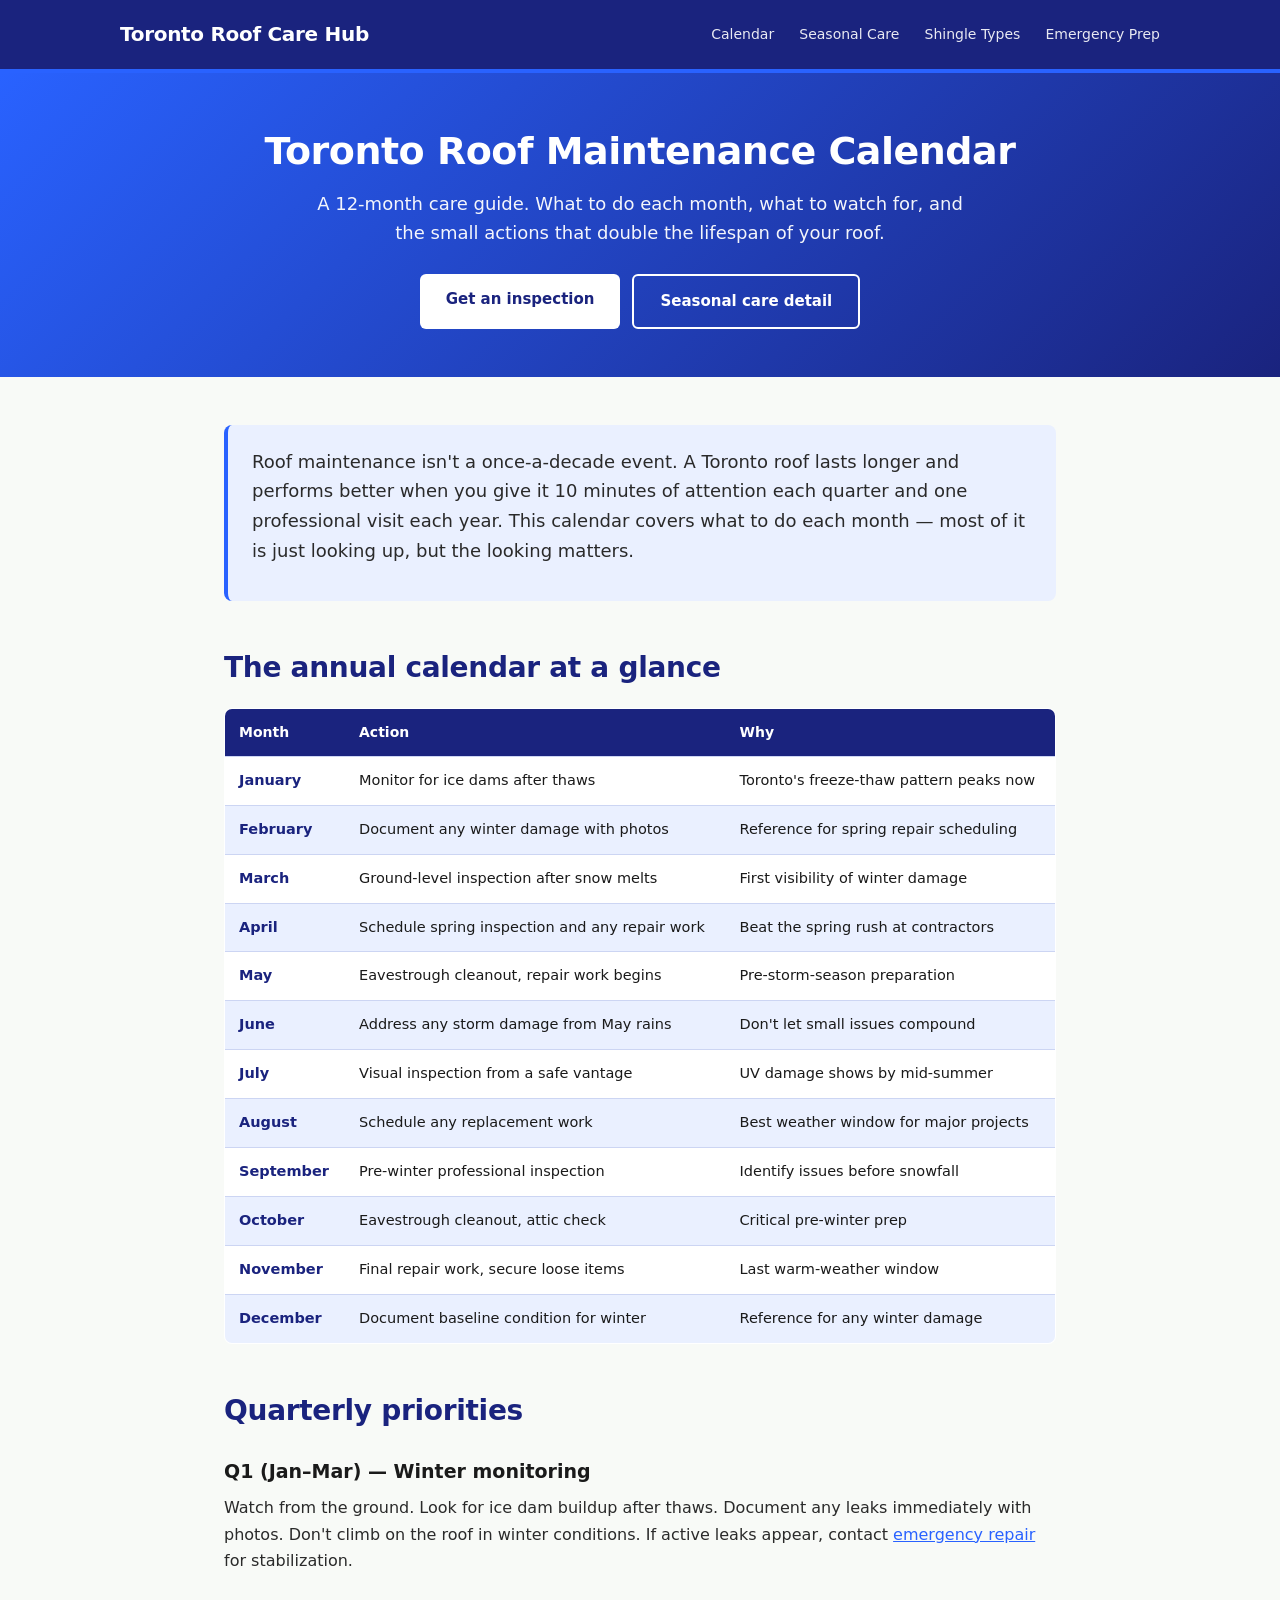
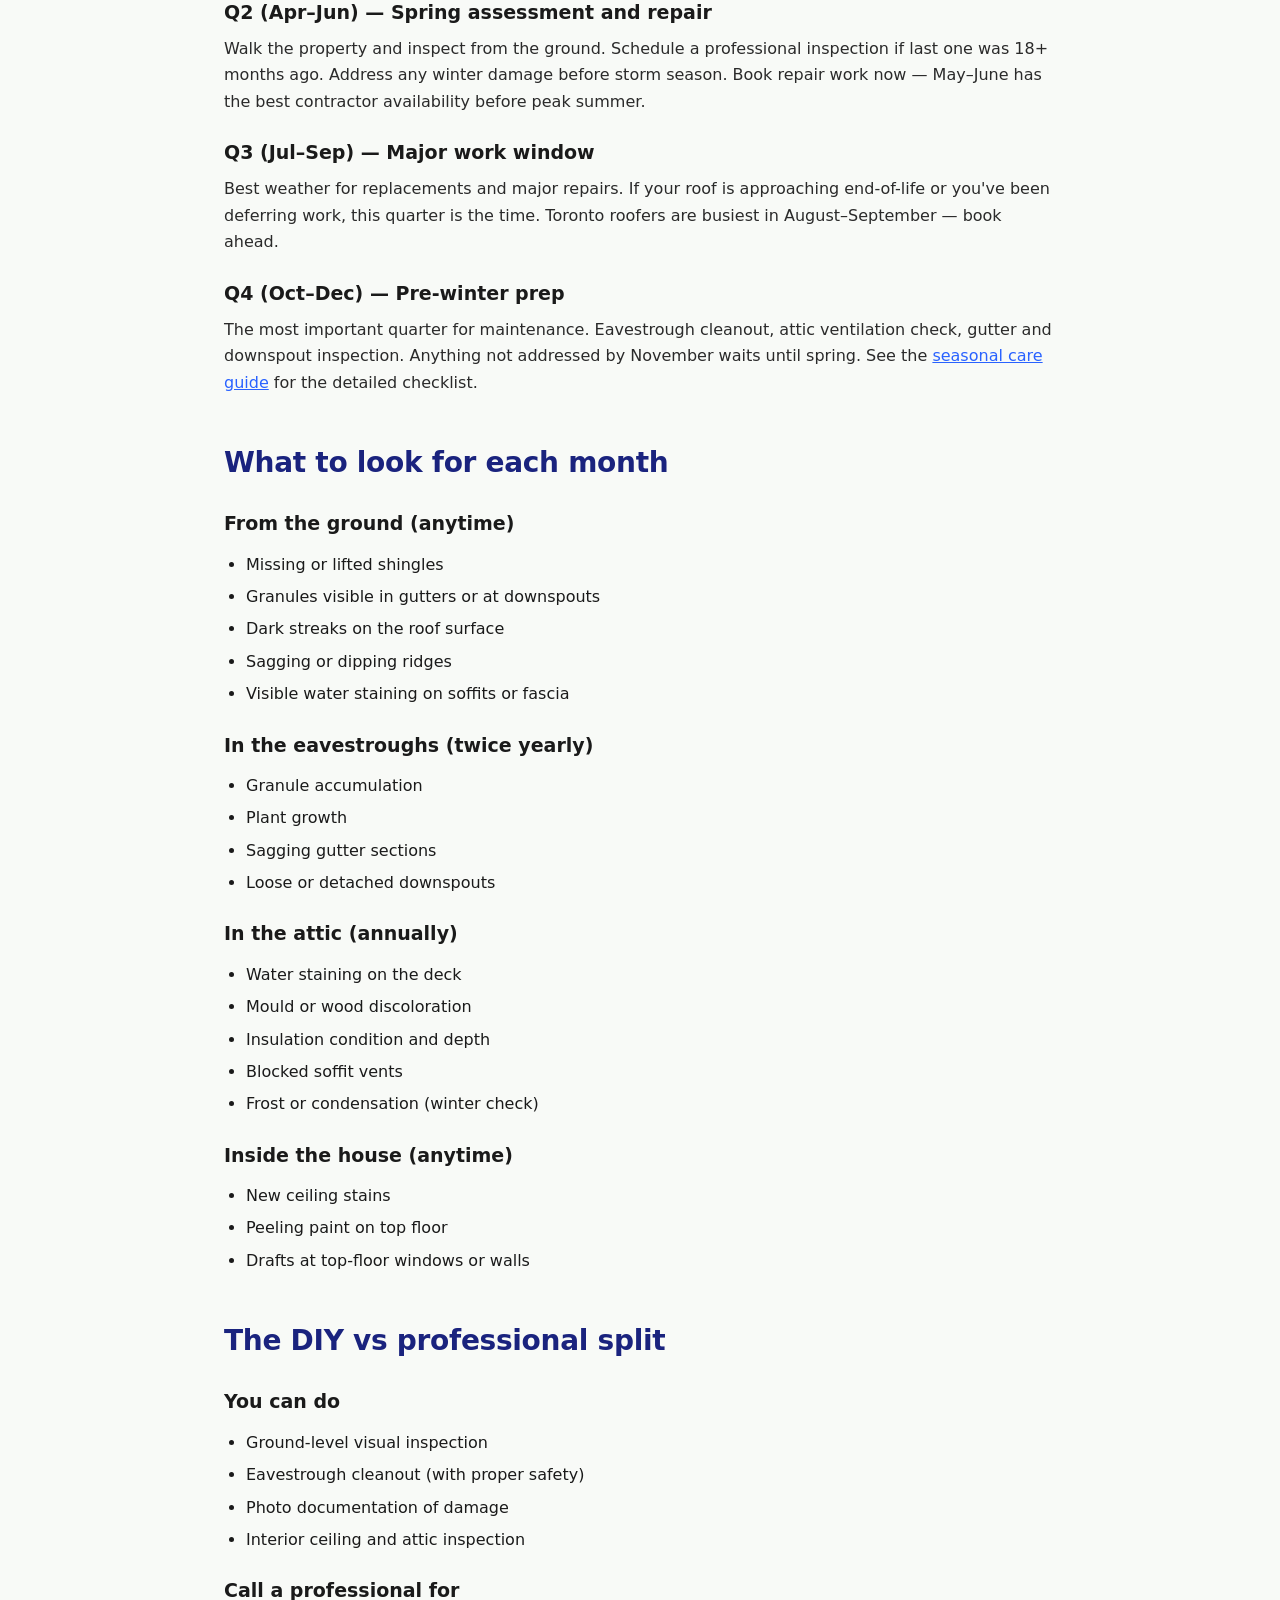
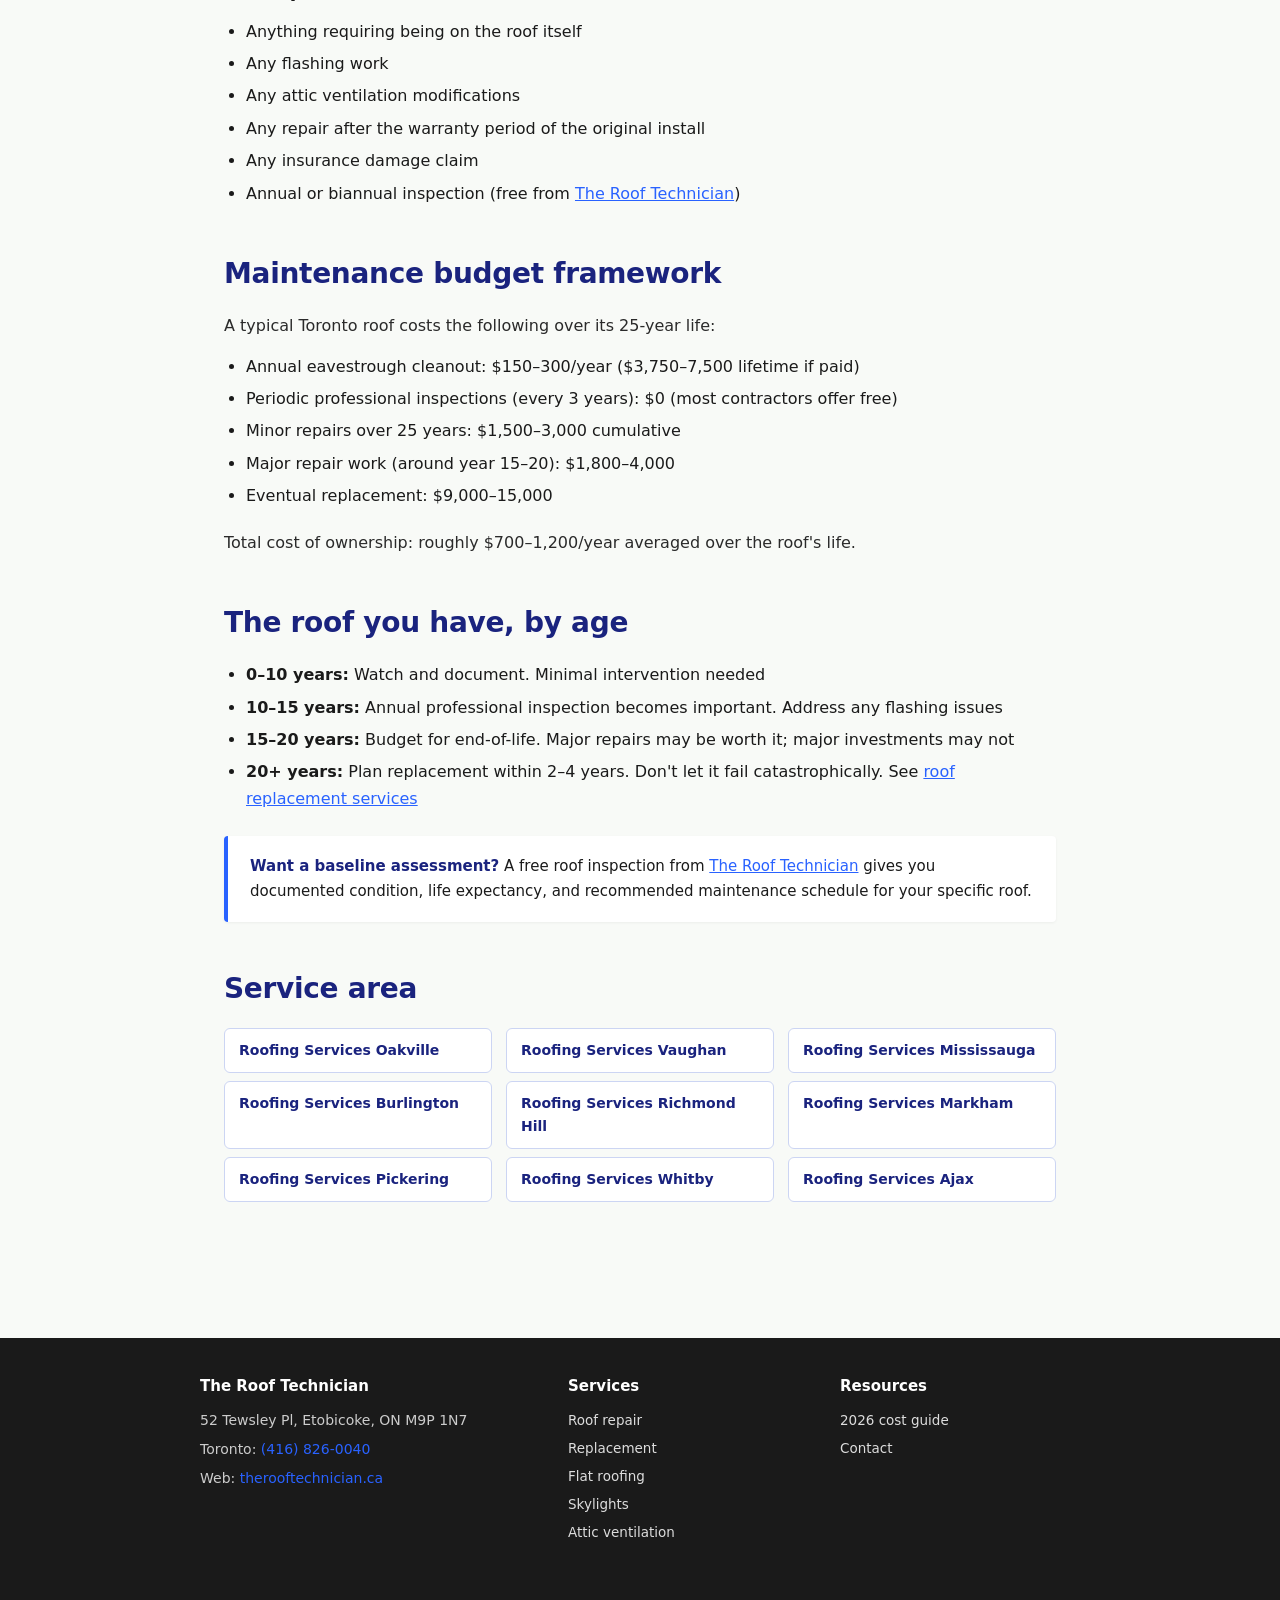
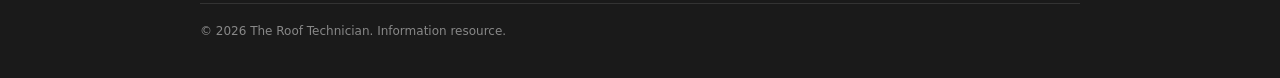
<file: index.html>
<!doctype html>
<html lang="en">
<head>
<meta charset="utf-8">
<meta name="viewport" content="width=device-width,initial-scale=1">
<title>Toronto Roof Maintenance Calendar — Year-Round Care Hub</title>
<meta name="description" content="A 12-month maintenance calendar for Toronto roofs. What to do each month, when to call professionals, and how to extend roof life from 18 to 25+ years.">
<link rel="stylesheet" href="styles.css">
</head>
<body>

<header>
  <div class="wrap">
    <div class="logo">Toronto Roof Care Hub</div>
    <nav>
      <a href="index.html">Calendar</a>
      <a href="seasonal-care.html">Seasonal Care</a>
      <a href="shingle-types.html">Shingle Types</a>
      <a href="emergency-prep.html">Emergency Prep</a>
    </nav>
  </div>
</header>

<section class="hero">
  <h1>Toronto Roof Maintenance Calendar</h1>
  <p class="sub">A 12-month care guide. What to do each month, what to watch for, and the small actions that double the lifespan of your roof.</p>
  <div class="cta-row">
    <a class="cta primary" href="https://therooftechnician.ca/contact-us/" rel="noopener">Get an inspection</a>
    <a class="cta ghost" href="seasonal-care.html">Seasonal care detail</a>
  </div>
</section>

<main>

<div class="intro">
  <p class="lede">Roof maintenance isn't a once-a-decade event. A Toronto roof lasts longer and performs better when you give it 10 minutes of attention each quarter and one professional visit each year. This calendar covers what to do each month — most of it is just looking up, but the looking matters.</p>
</div>

<h2>The annual calendar at a glance</h2>

<table class="comparison-table">
<thead><tr><th>Month</th><th>Action</th><th>Why</th></tr></thead>
<tbody>
  <tr><td>January</td><td>Monitor for ice dams after thaws</td><td>Toronto's freeze-thaw pattern peaks now</td></tr>
  <tr><td>February</td><td>Document any winter damage with photos</td><td>Reference for spring repair scheduling</td></tr>
  <tr><td>March</td><td>Ground-level inspection after snow melts</td><td>First visibility of winter damage</td></tr>
  <tr><td>April</td><td>Schedule spring inspection and any repair work</td><td>Beat the spring rush at contractors</td></tr>
  <tr><td>May</td><td>Eavestrough cleanout, repair work begins</td><td>Pre-storm-season preparation</td></tr>
  <tr><td>June</td><td>Address any storm damage from May rains</td><td>Don't let small issues compound</td></tr>
  <tr><td>July</td><td>Visual inspection from a safe vantage</td><td>UV damage shows by mid-summer</td></tr>
  <tr><td>August</td><td>Schedule any replacement work</td><td>Best weather window for major projects</td></tr>
  <tr><td>September</td><td>Pre-winter professional inspection</td><td>Identify issues before snowfall</td></tr>
  <tr><td>October</td><td>Eavestrough cleanout, attic check</td><td>Critical pre-winter prep</td></tr>
  <tr><td>November</td><td>Final repair work, secure loose items</td><td>Last warm-weather window</td></tr>
  <tr><td>December</td><td>Document baseline condition for winter</td><td>Reference for any winter damage</td></tr>
</tbody>
</table>

<h2>Quarterly priorities</h2>

<h3>Q1 (Jan–Mar) — Winter monitoring</h3>
<p>Watch from the ground. Look for ice dam buildup after thaws. Document any leaks immediately with photos. Don't climb on the roof in winter conditions. If active leaks appear, contact <a href="https://therooftechnician.ca/contact-us/" rel="noopener">emergency repair</a> for stabilization.</p>

<h3>Q2 (Apr–Jun) — Spring assessment and repair</h3>
<p>Walk the property and inspect from the ground. Schedule a professional inspection if last one was 18+ months ago. Address any winter damage before storm season. Book repair work now — May–June has the best contractor availability before peak summer.</p>

<h3>Q3 (Jul–Sep) — Major work window</h3>
<p>Best weather for replacements and major repairs. If your roof is approaching end-of-life or you've been deferring work, this quarter is the time. Toronto roofers are busiest in August–September — book ahead.</p>

<h3>Q4 (Oct–Dec) — Pre-winter prep</h3>
<p>The most important quarter for maintenance. Eavestrough cleanout, attic ventilation check, gutter and downspout inspection. Anything not addressed by November waits until spring. See the <a href="seasonal-care.html">seasonal care guide</a> for the detailed checklist.</p>

<h2>What to look for each month</h2>

<h3>From the ground (anytime)</h3>
<ul>
  <li>Missing or lifted shingles</li>
  <li>Granules visible in gutters or at downspouts</li>
  <li>Dark streaks on the roof surface</li>
  <li>Sagging or dipping ridges</li>
  <li>Visible water staining on soffits or fascia</li>
</ul>

<h3>In the eavestroughs (twice yearly)</h3>
<ul>
  <li>Granule accumulation</li>
  <li>Plant growth</li>
  <li>Sagging gutter sections</li>
  <li>Loose or detached downspouts</li>
</ul>

<h3>In the attic (annually)</h3>
<ul>
  <li>Water staining on the deck</li>
  <li>Mould or wood discoloration</li>
  <li>Insulation condition and depth</li>
  <li>Blocked soffit vents</li>
  <li>Frost or condensation (winter check)</li>
</ul>

<h3>Inside the house (anytime)</h3>
<ul>
  <li>New ceiling stains</li>
  <li>Peeling paint on top floor</li>
  <li>Drafts at top-floor windows or walls</li>
</ul>

<h2>The DIY vs professional split</h2>

<h3>You can do</h3>
<ul>
  <li>Ground-level visual inspection</li>
  <li>Eavestrough cleanout (with proper safety)</li>
  <li>Photo documentation of damage</li>
  <li>Interior ceiling and attic inspection</li>
</ul>

<h3>Call a professional for</h3>
<ul>
  <li>Anything requiring being on the roof itself</li>
  <li>Any flashing work</li>
  <li>Any attic ventilation modifications</li>
  <li>Any repair after the warranty period of the original install</li>
  <li>Any insurance damage claim</li>
  <li>Annual or biannual inspection (free from <a href="https://therooftechnician.ca" rel="noopener">The Roof Technician</a>)</li>
</ul>

<h2>Maintenance budget framework</h2>
<p>A typical Toronto roof costs the following over its 25-year life:</p>
<ul>
  <li>Annual eavestrough cleanout: $150–300/year ($3,750–7,500 lifetime if paid)</li>
  <li>Periodic professional inspections (every 3 years): $0 (most contractors offer free)</li>
  <li>Minor repairs over 25 years: $1,500–3,000 cumulative</li>
  <li>Major repair work (around year 15–20): $1,800–4,000</li>
  <li>Eventual replacement: $9,000–15,000</li>
</ul>
<p>Total cost of ownership: roughly $700–1,200/year averaged over the roof's life.</p>

<h2>The roof you have, by age</h2>
<ul>
  <li><strong>0–10 years:</strong> Watch and document. Minimal intervention needed</li>
  <li><strong>10–15 years:</strong> Annual professional inspection becomes important. Address any flashing issues</li>
  <li><strong>15–20 years:</strong> Budget for end-of-life. Major repairs may be worth it; major investments may not</li>
  <li><strong>20+ years:</strong> Plan replacement within 2–4 years. Don't let it fail catastrophically. See <a href="https://therooftechnician.ca/roof-replacement/" rel="noopener">roof replacement services</a></li>
</ul>

<div class="callout">
  <strong>Want a baseline assessment?</strong> A free roof inspection from <a href="https://therooftechnician.ca" rel="noopener">The Roof Technician</a> gives you documented condition, life expectancy, and recommended maintenance schedule for your specific roof.
</div>

<h2>Service area</h2>
<div class="cities-grid">
  <a href="https://therooftechnician.ca/halton-region/oakville/" rel="noopener">Roofing Services Oakville</a>
  <a href="https://therooftechnician.ca/location/vaughan/" rel="noopener">Roofing Services Vaughan</a>
  <a href="https://therooftechnician.ca/peel-region/mississauga/" rel="noopener">Roofing Services Mississauga</a>
  <a href="https://therooftechnician.ca/halton-region/burlington/" rel="noopener">Roofing Services Burlington</a>
  <a href="https://therooftechnician.ca/york-region/richmond-hill/" rel="noopener">Roofing Services Richmond Hill</a>
  <a href="https://therooftechnician.ca/york-region/markham/" rel="noopener">Roofing Services Markham</a>
  <a href="https://therooftechnician.ca/durham-region/pickering/" rel="noopener">Roofing Services Pickering</a>
  <a href="https://therooftechnician.ca/durham-region/whitby/" rel="noopener">Roofing Services Whitby</a>
  <a href="https://therooftechnician.ca/durham-region/ajax/" rel="noopener">Roofing Services Ajax</a>
</div>

</main>

<footer>
  <div class="wrap">
    <div>
      <h4>The Roof Technician</h4>
      <p>52 Tewsley Pl, Etobicoke, ON M9P 1N7</p>
      <p>Toronto: <a href="tel:+14168260040">(416) 826-0040</a></p>
      <p>Web: <a href="https://therooftechnician.ca" rel="noopener">therooftechnician.ca</a></p>
    </div>
    <div>
      <h4>Services</h4>
      <ul class="deep-links">
        <li><a href="https://therooftechnician.ca/roof-repair-toronto/" rel="noopener">Roof repair</a></li>
        <li><a href="https://therooftechnician.ca/roof-replacement/" rel="noopener">Replacement</a></li>
        <li><a href="https://therooftechnician.ca/flat-roofing/" rel="noopener">Flat roofing</a></li>
        <li><a href="https://therooftechnician.ca/skylights/" rel="noopener">Skylights</a></li>
        <li><a href="https://therooftechnician.ca/attic-ventilation/" rel="noopener">Attic ventilation</a></li>
      </ul>
    </div>
    <div>
      <h4>Resources</h4>
      <ul class="deep-links">
        <li><a href="https://therooftechnician.ca/how-much-does-a-new-roof-cost-in-toronto-in-2026-full-price-breakdown/" rel="noopener">2026 cost guide</a></li>
        <li><a href="https://therooftechnician.ca/contact-us/" rel="noopener">Contact</a></li>
      </ul>
    </div>
    <div class="meta">© 2026 The Roof Technician. Information resource.</div>
  </div>
</footer>

</body>
</html>
</file>
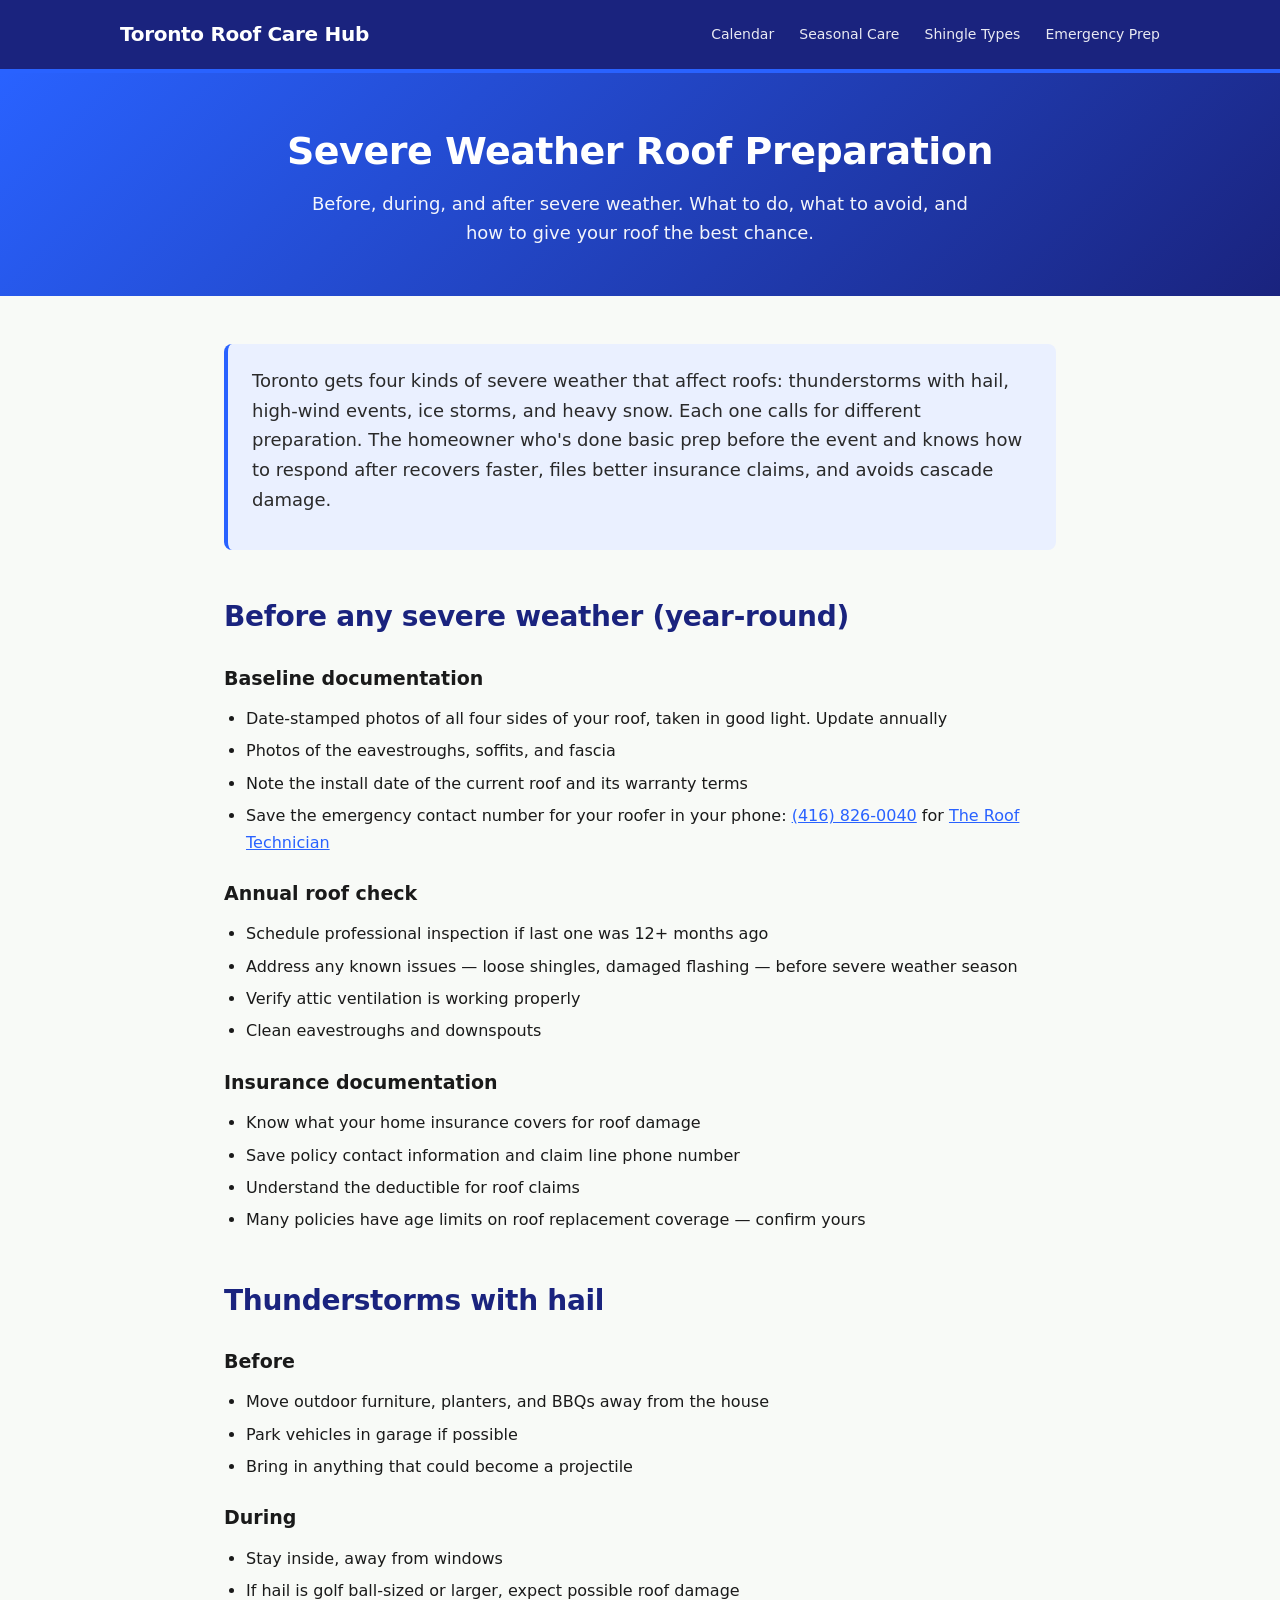
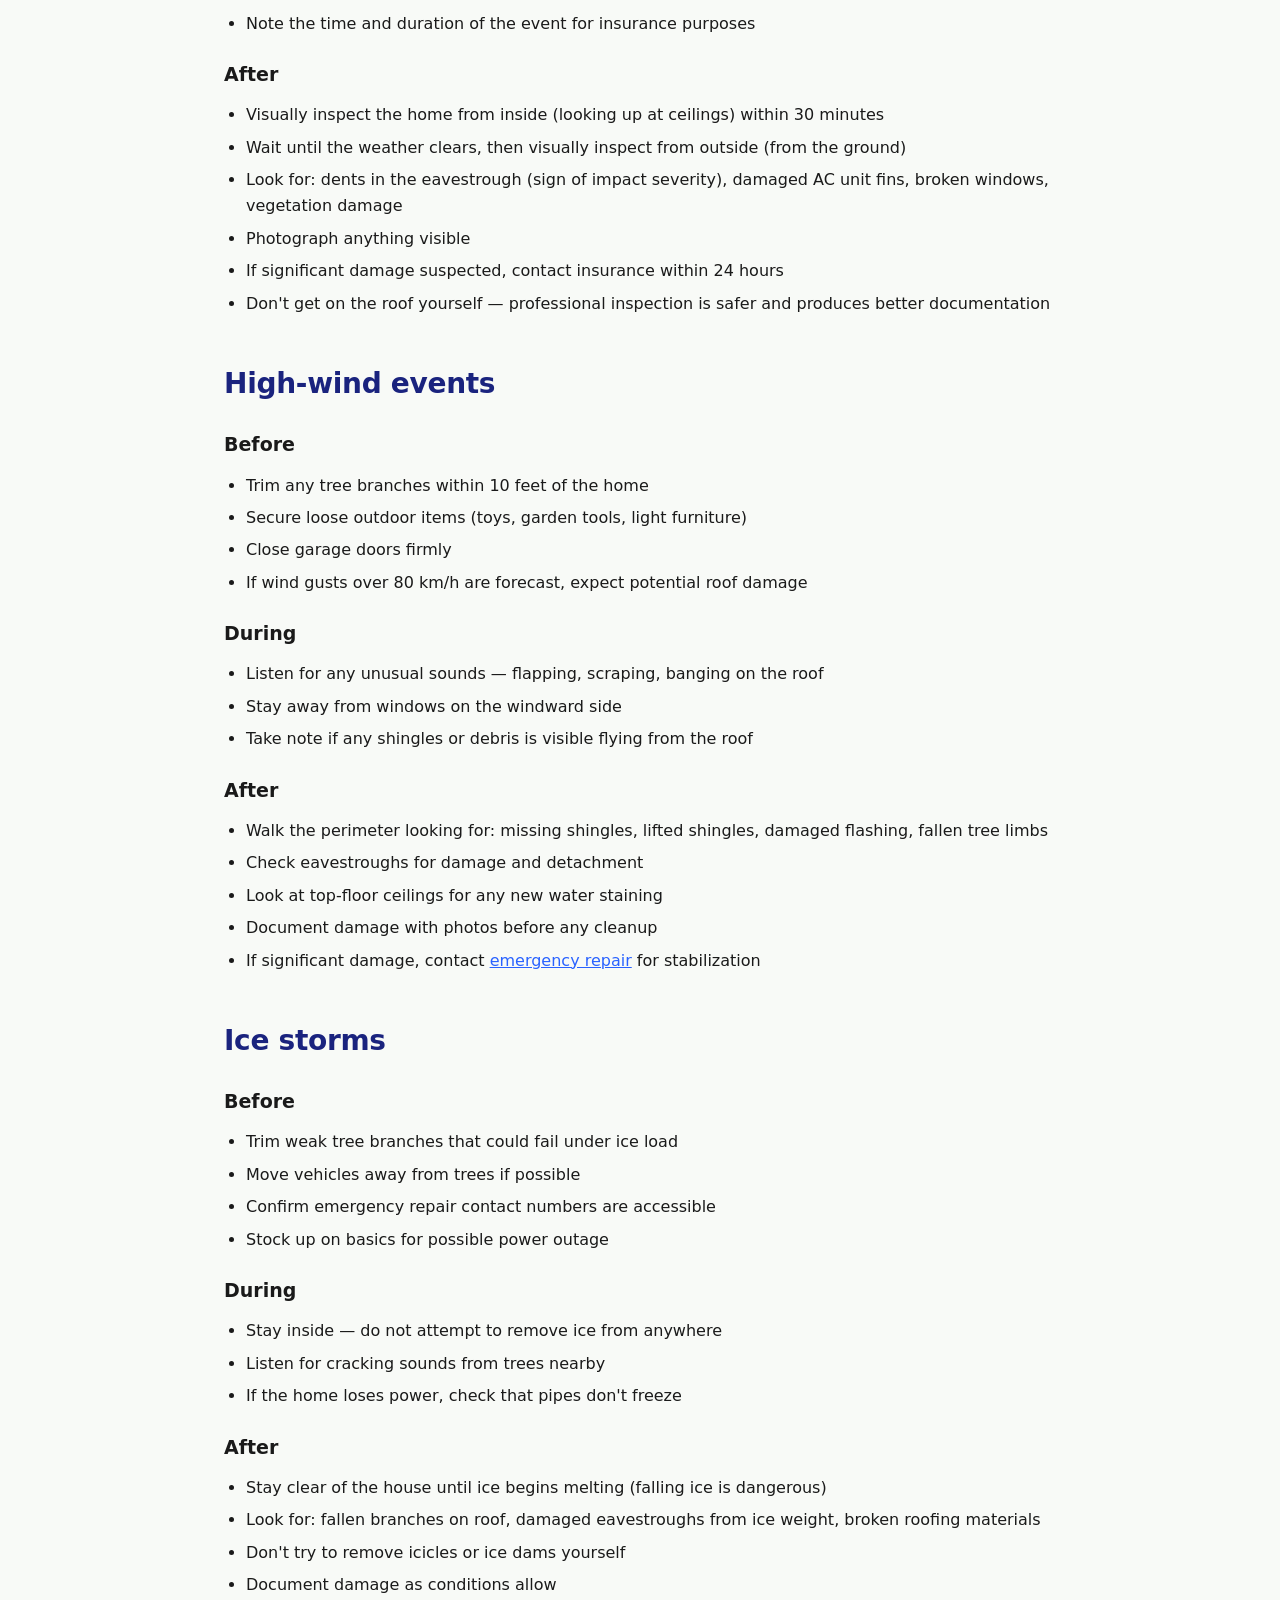
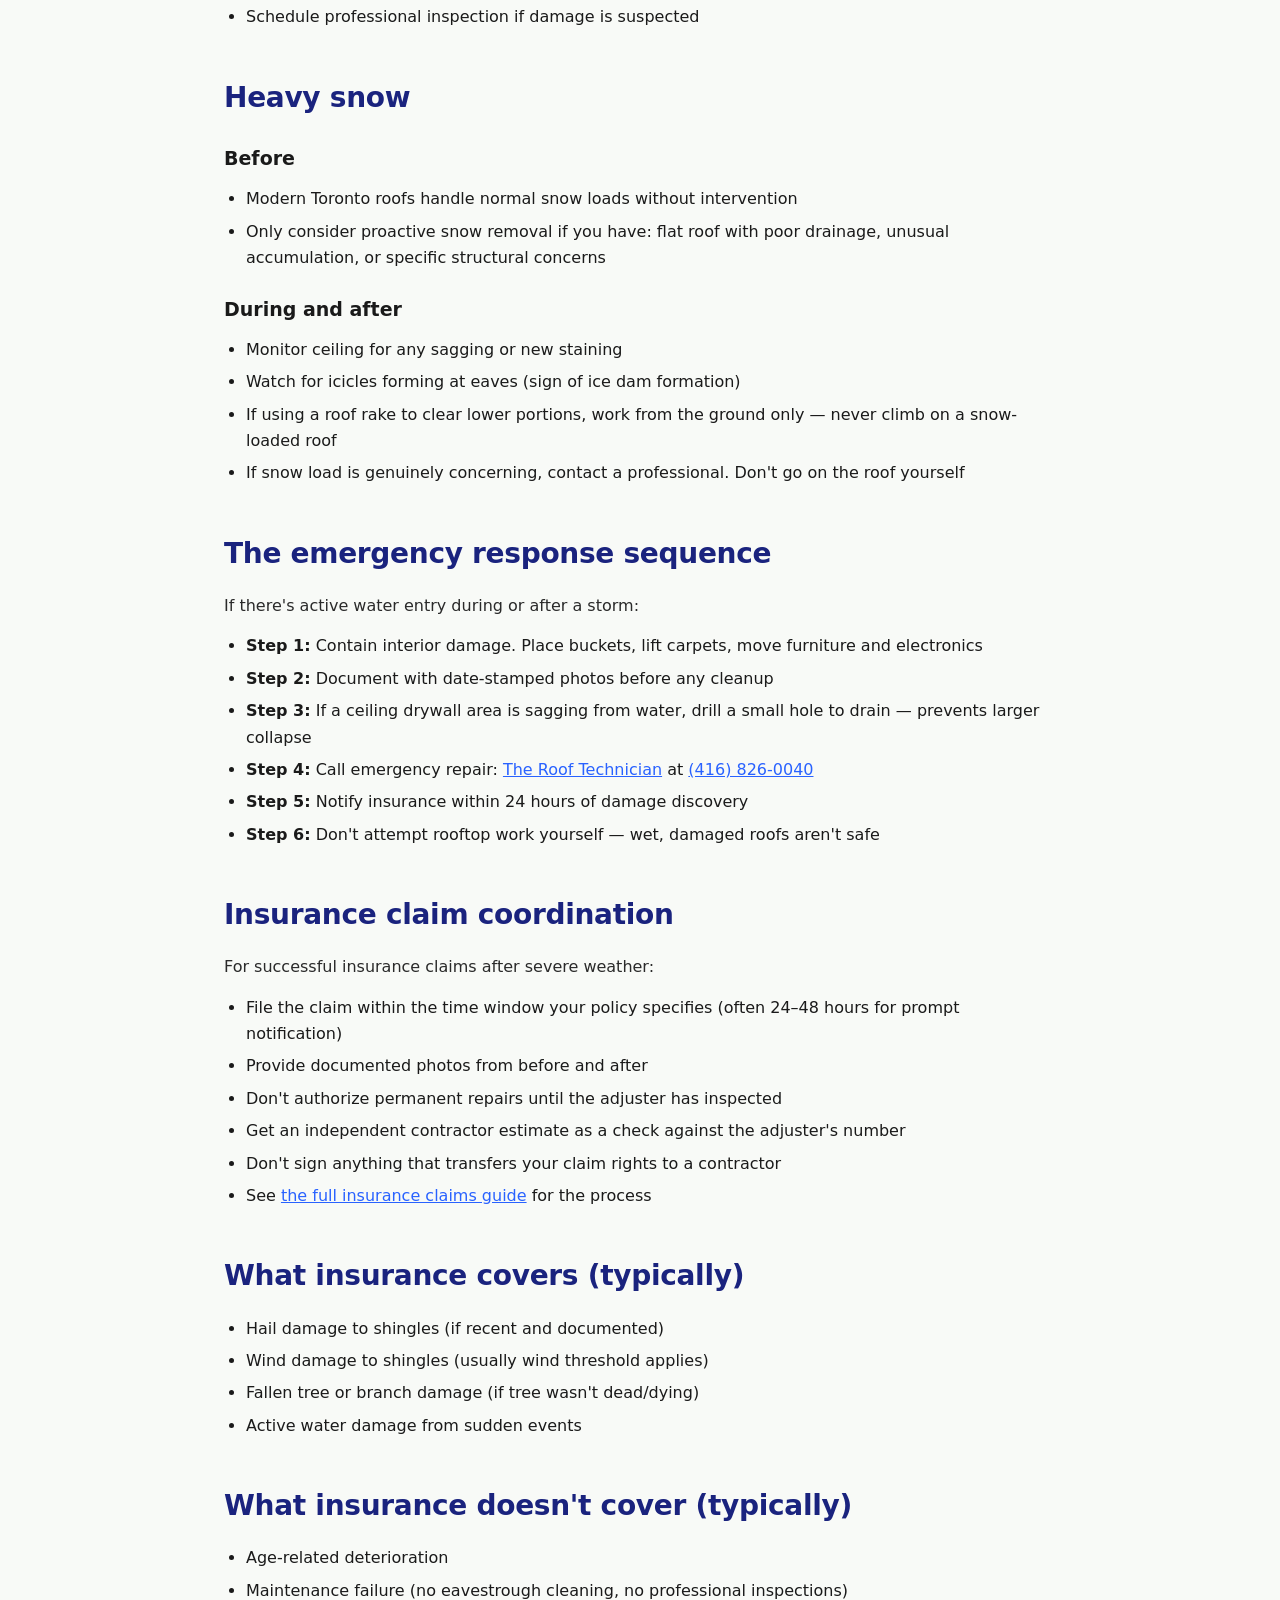
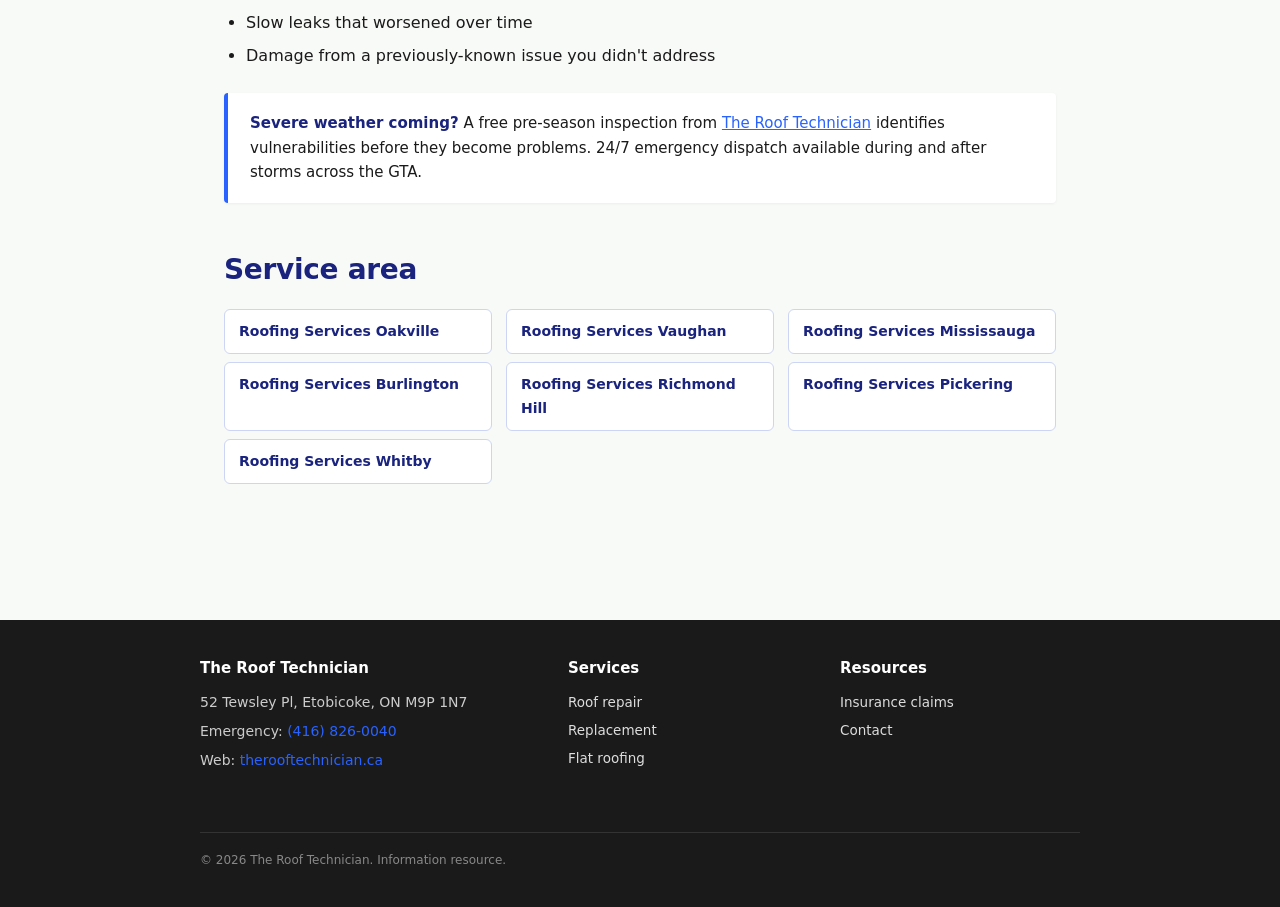
<file: emergency-prep.html>
<!doctype html>
<html lang="en">
<head>
<meta charset="utf-8">
<meta name="viewport" content="width=device-width,initial-scale=1">
<title>Severe Weather Roof Prep for Toronto Homes — Before, During, After</title>
<meta name="description" content="How to prepare your Toronto roof for severe weather events — windstorms, hail, ice storms, heavy snow. What to do before, during, and after major weather.">
<link rel="stylesheet" href="styles.css">
</head>
<body>

<header>
  <div class="wrap">
    <div class="logo">Toronto Roof Care Hub</div>
    <nav>
      <a href="index.html">Calendar</a>
      <a href="seasonal-care.html">Seasonal Care</a>
      <a href="shingle-types.html">Shingle Types</a>
      <a href="emergency-prep.html">Emergency Prep</a>
    </nav>
  </div>
</header>

<section class="hero">
  <h1>Severe Weather Roof Preparation</h1>
  <p class="sub">Before, during, and after severe weather. What to do, what to avoid, and how to give your roof the best chance.</p>
</section>

<main>

<div class="intro">
  <p class="lede">Toronto gets four kinds of severe weather that affect roofs: thunderstorms with hail, high-wind events, ice storms, and heavy snow. Each one calls for different preparation. The homeowner who's done basic prep before the event and knows how to respond after recovers faster, files better insurance claims, and avoids cascade damage.</p>
</div>

<h2>Before any severe weather (year-round)</h2>

<h3>Baseline documentation</h3>
<ul>
  <li>Date-stamped photos of all four sides of your roof, taken in good light. Update annually</li>
  <li>Photos of the eavestroughs, soffits, and fascia</li>
  <li>Note the install date of the current roof and its warranty terms</li>
  <li>Save the emergency contact number for your roofer in your phone: <a href="tel:+14168260040">(416) 826-0040</a> for <a href="https://therooftechnician.ca" rel="noopener">The Roof Technician</a></li>
</ul>

<h3>Annual roof check</h3>
<ul>
  <li>Schedule professional inspection if last one was 12+ months ago</li>
  <li>Address any known issues — loose shingles, damaged flashing — before severe weather season</li>
  <li>Verify attic ventilation is working properly</li>
  <li>Clean eavestroughs and downspouts</li>
</ul>

<h3>Insurance documentation</h3>
<ul>
  <li>Know what your home insurance covers for roof damage</li>
  <li>Save policy contact information and claim line phone number</li>
  <li>Understand the deductible for roof claims</li>
  <li>Many policies have age limits on roof replacement coverage — confirm yours</li>
</ul>

<h2>Thunderstorms with hail</h2>

<h3>Before</h3>
<ul>
  <li>Move outdoor furniture, planters, and BBQs away from the house</li>
  <li>Park vehicles in garage if possible</li>
  <li>Bring in anything that could become a projectile</li>
</ul>

<h3>During</h3>
<ul>
  <li>Stay inside, away from windows</li>
  <li>If hail is golf ball-sized or larger, expect possible roof damage</li>
  <li>Note the time and duration of the event for insurance purposes</li>
</ul>

<h3>After</h3>
<ul>
  <li>Visually inspect the home from inside (looking up at ceilings) within 30 minutes</li>
  <li>Wait until the weather clears, then visually inspect from outside (from the ground)</li>
  <li>Look for: dents in the eavestrough (sign of impact severity), damaged AC unit fins, broken windows, vegetation damage</li>
  <li>Photograph anything visible</li>
  <li>If significant damage suspected, contact insurance within 24 hours</li>
  <li>Don't get on the roof yourself — professional inspection is safer and produces better documentation</li>
</ul>

<h2>High-wind events</h2>

<h3>Before</h3>
<ul>
  <li>Trim any tree branches within 10 feet of the home</li>
  <li>Secure loose outdoor items (toys, garden tools, light furniture)</li>
  <li>Close garage doors firmly</li>
  <li>If wind gusts over 80 km/h are forecast, expect potential roof damage</li>
</ul>

<h3>During</h3>
<ul>
  <li>Listen for any unusual sounds — flapping, scraping, banging on the roof</li>
  <li>Stay away from windows on the windward side</li>
  <li>Take note if any shingles or debris is visible flying from the roof</li>
</ul>

<h3>After</h3>
<ul>
  <li>Walk the perimeter looking for: missing shingles, lifted shingles, damaged flashing, fallen tree limbs</li>
  <li>Check eavestroughs for damage and detachment</li>
  <li>Look at top-floor ceilings for any new water staining</li>
  <li>Document damage with photos before any cleanup</li>
  <li>If significant damage, contact <a href="https://therooftechnician.ca/contact-us/" rel="noopener">emergency repair</a> for stabilization</li>
</ul>

<h2>Ice storms</h2>

<h3>Before</h3>
<ul>
  <li>Trim weak tree branches that could fail under ice load</li>
  <li>Move vehicles away from trees if possible</li>
  <li>Confirm emergency repair contact numbers are accessible</li>
  <li>Stock up on basics for possible power outage</li>
</ul>

<h3>During</h3>
<ul>
  <li>Stay inside — do not attempt to remove ice from anywhere</li>
  <li>Listen for cracking sounds from trees nearby</li>
  <li>If the home loses power, check that pipes don't freeze</li>
</ul>

<h3>After</h3>
<ul>
  <li>Stay clear of the house until ice begins melting (falling ice is dangerous)</li>
  <li>Look for: fallen branches on roof, damaged eavestroughs from ice weight, broken roofing materials</li>
  <li>Don't try to remove icicles or ice dams yourself</li>
  <li>Document damage as conditions allow</li>
  <li>Schedule professional inspection if damage is suspected</li>
</ul>

<h2>Heavy snow</h2>

<h3>Before</h3>
<ul>
  <li>Modern Toronto roofs handle normal snow loads without intervention</li>
  <li>Only consider proactive snow removal if you have: flat roof with poor drainage, unusual accumulation, or specific structural concerns</li>
</ul>

<h3>During and after</h3>
<ul>
  <li>Monitor ceiling for any sagging or new staining</li>
  <li>Watch for icicles forming at eaves (sign of ice dam formation)</li>
  <li>If using a roof rake to clear lower portions, work from the ground only — never climb on a snow-loaded roof</li>
  <li>If snow load is genuinely concerning, contact a professional. Don't go on the roof yourself</li>
</ul>

<h2>The emergency response sequence</h2>
<p>If there's active water entry during or after a storm:</p>
<ul>
  <li><strong>Step 1:</strong> Contain interior damage. Place buckets, lift carpets, move furniture and electronics</li>
  <li><strong>Step 2:</strong> Document with date-stamped photos before any cleanup</li>
  <li><strong>Step 3:</strong> If a ceiling drywall area is sagging from water, drill a small hole to drain — prevents larger collapse</li>
  <li><strong>Step 4:</strong> Call emergency repair: <a href="https://therooftechnician.ca" rel="noopener">The Roof Technician</a> at <a href="tel:+14168260040">(416) 826-0040</a></li>
  <li><strong>Step 5:</strong> Notify insurance within 24 hours of damage discovery</li>
  <li><strong>Step 6:</strong> Don't attempt rooftop work yourself — wet, damaged roofs aren't safe</li>
</ul>

<h2>Insurance claim coordination</h2>
<p>For successful insurance claims after severe weather:</p>
<ul>
  <li>File the claim within the time window your policy specifies (often 24–48 hours for prompt notification)</li>
  <li>Provide documented photos from before and after</li>
  <li>Don't authorize permanent repairs until the adjuster has inspected</li>
  <li>Get an independent contractor estimate as a check against the adjuster's number</li>
  <li>Don't sign anything that transfers your claim rights to a contractor</li>
  <li>See <a href="https://therooftechnician.ca/roof-insurance-claims-toronto-coverage-filing-guide/" rel="noopener">the full insurance claims guide</a> for the process</li>
</ul>

<h2>What insurance covers (typically)</h2>
<ul>
  <li>Hail damage to shingles (if recent and documented)</li>
  <li>Wind damage to shingles (usually wind threshold applies)</li>
  <li>Fallen tree or branch damage (if tree wasn't dead/dying)</li>
  <li>Active water damage from sudden events</li>
</ul>

<h2>What insurance doesn't cover (typically)</h2>
<ul>
  <li>Age-related deterioration</li>
  <li>Maintenance failure (no eavestrough cleaning, no professional inspections)</li>
  <li>Slow leaks that worsened over time</li>
  <li>Damage from a previously-known issue you didn't address</li>
</ul>

<div class="callout">
  <strong>Severe weather coming?</strong> A free pre-season inspection from <a href="https://therooftechnician.ca" rel="noopener">The Roof Technician</a> identifies vulnerabilities before they become problems. 24/7 emergency dispatch available during and after storms across the GTA.
</div>

<h2>Service area</h2>
<div class="cities-grid">
  <a href="https://therooftechnician.ca/halton-region/oakville/" rel="noopener">Roofing Services Oakville</a>
  <a href="https://therooftechnician.ca/location/vaughan/" rel="noopener">Roofing Services Vaughan</a>
  <a href="https://therooftechnician.ca/peel-region/mississauga/" rel="noopener">Roofing Services Mississauga</a>
  <a href="https://therooftechnician.ca/halton-region/burlington/" rel="noopener">Roofing Services Burlington</a>
  <a href="https://therooftechnician.ca/york-region/richmond-hill/" rel="noopener">Roofing Services Richmond Hill</a>
  <a href="https://therooftechnician.ca/durham-region/pickering/" rel="noopener">Roofing Services Pickering</a>
  <a href="https://therooftechnician.ca/durham-region/whitby/" rel="noopener">Roofing Services Whitby</a>
</div>

</main>

<footer>
  <div class="wrap">
    <div>
      <h4>The Roof Technician</h4>
      <p>52 Tewsley Pl, Etobicoke, ON M9P 1N7</p>
      <p>Emergency: <a href="tel:+14168260040">(416) 826-0040</a></p>
      <p>Web: <a href="https://therooftechnician.ca" rel="noopener">therooftechnician.ca</a></p>
    </div>
    <div>
      <h4>Services</h4>
      <ul class="deep-links">
        <li><a href="https://therooftechnician.ca/roof-repair-toronto/" rel="noopener">Roof repair</a></li>
        <li><a href="https://therooftechnician.ca/roof-replacement/" rel="noopener">Replacement</a></li>
        <li><a href="https://therooftechnician.ca/flat-roofing/" rel="noopener">Flat roofing</a></li>
      </ul>
    </div>
    <div>
      <h4>Resources</h4>
      <ul class="deep-links">
        <li><a href="https://therooftechnician.ca/roof-insurance-claims-toronto-coverage-filing-guide/" rel="noopener">Insurance claims</a></li>
        <li><a href="https://therooftechnician.ca/contact-us/" rel="noopener">Contact</a></li>
      </ul>
    </div>
    <div class="meta">© 2026 The Roof Technician. Information resource.</div>
  </div>
</footer>

</body>
</html>
</file>
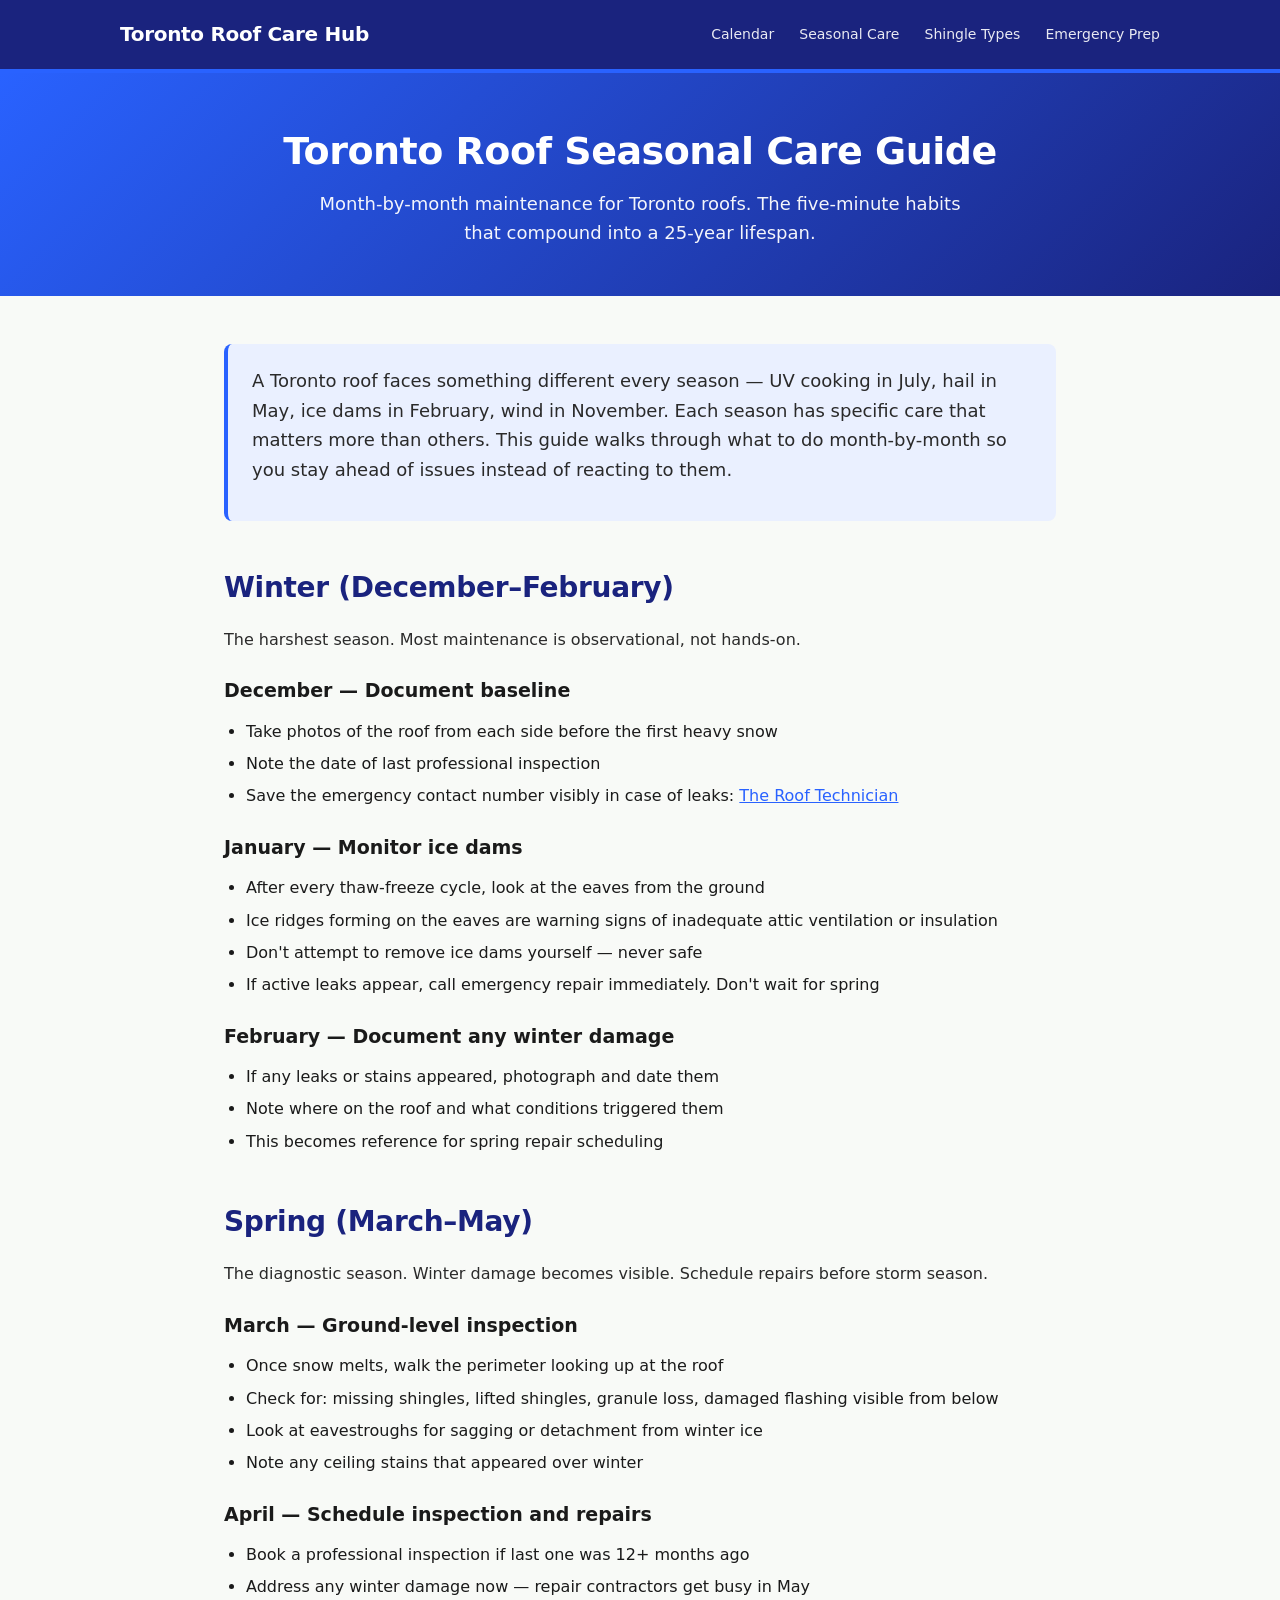
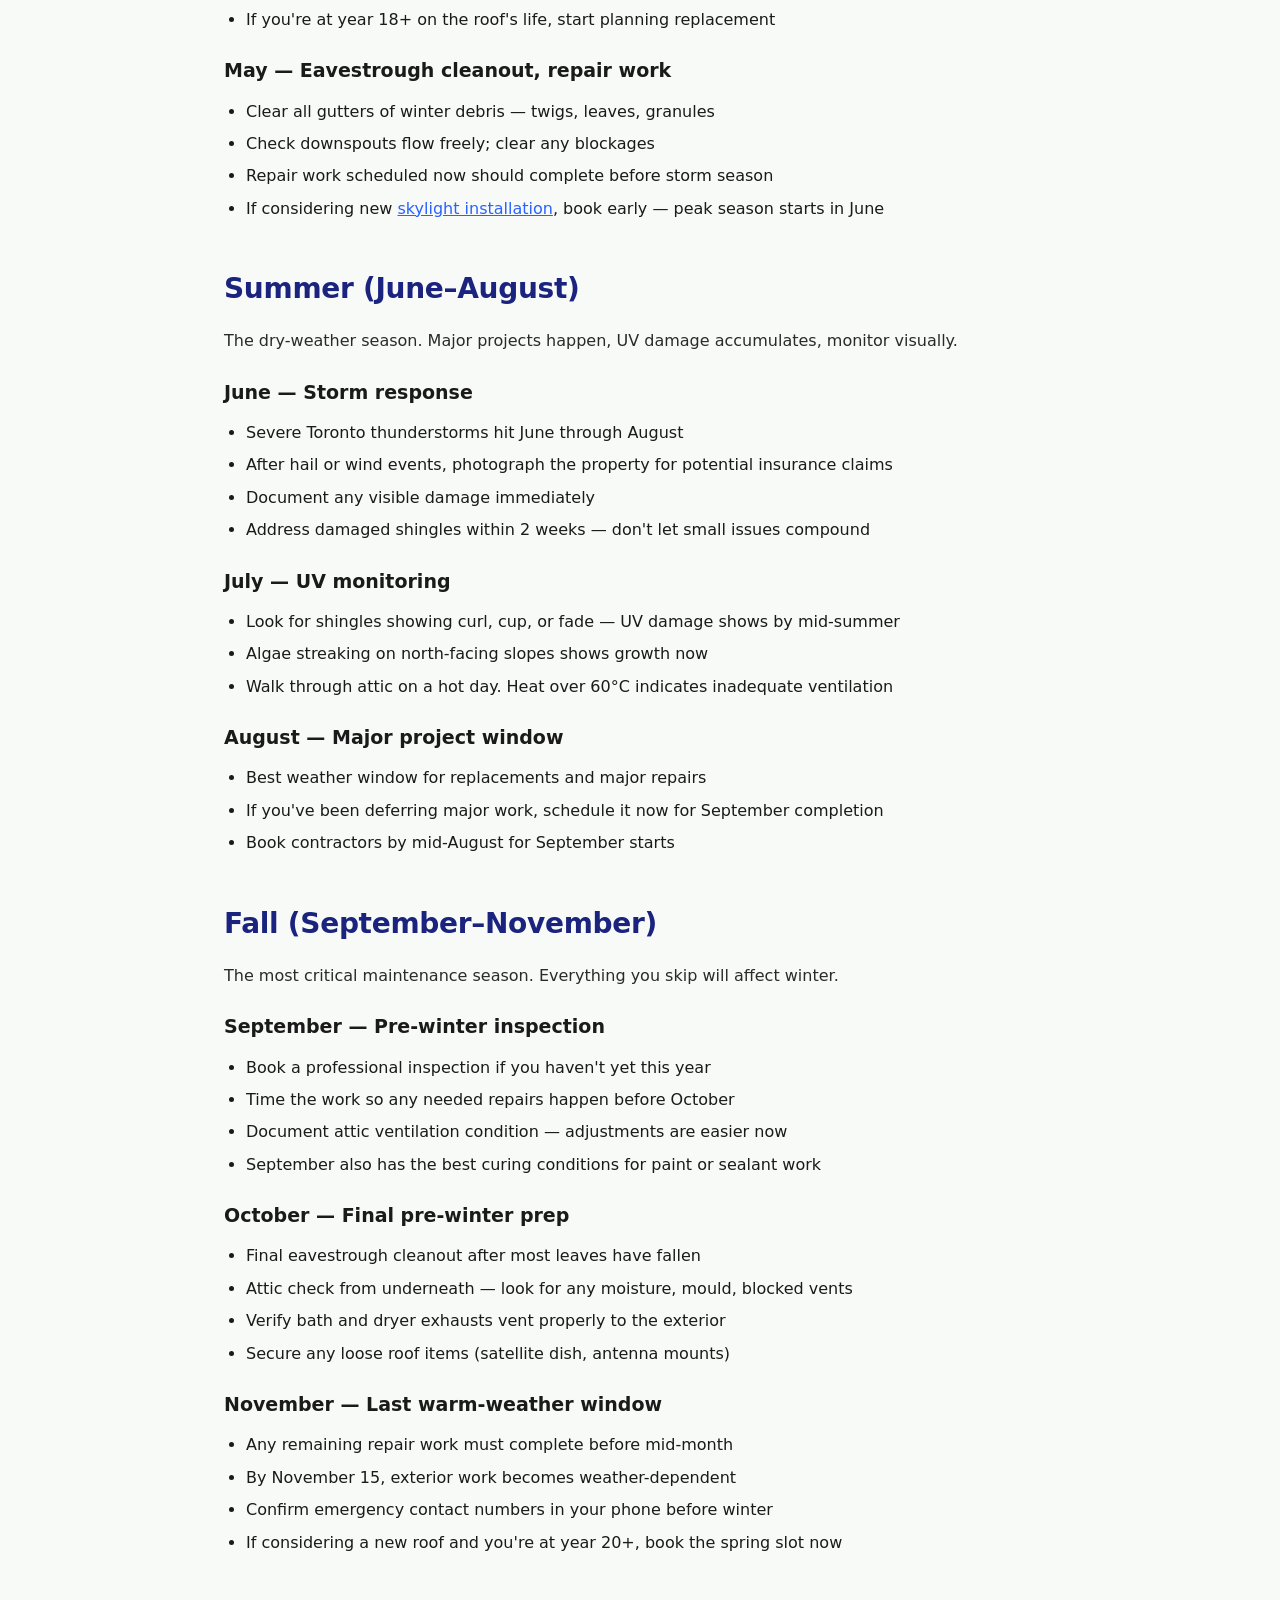
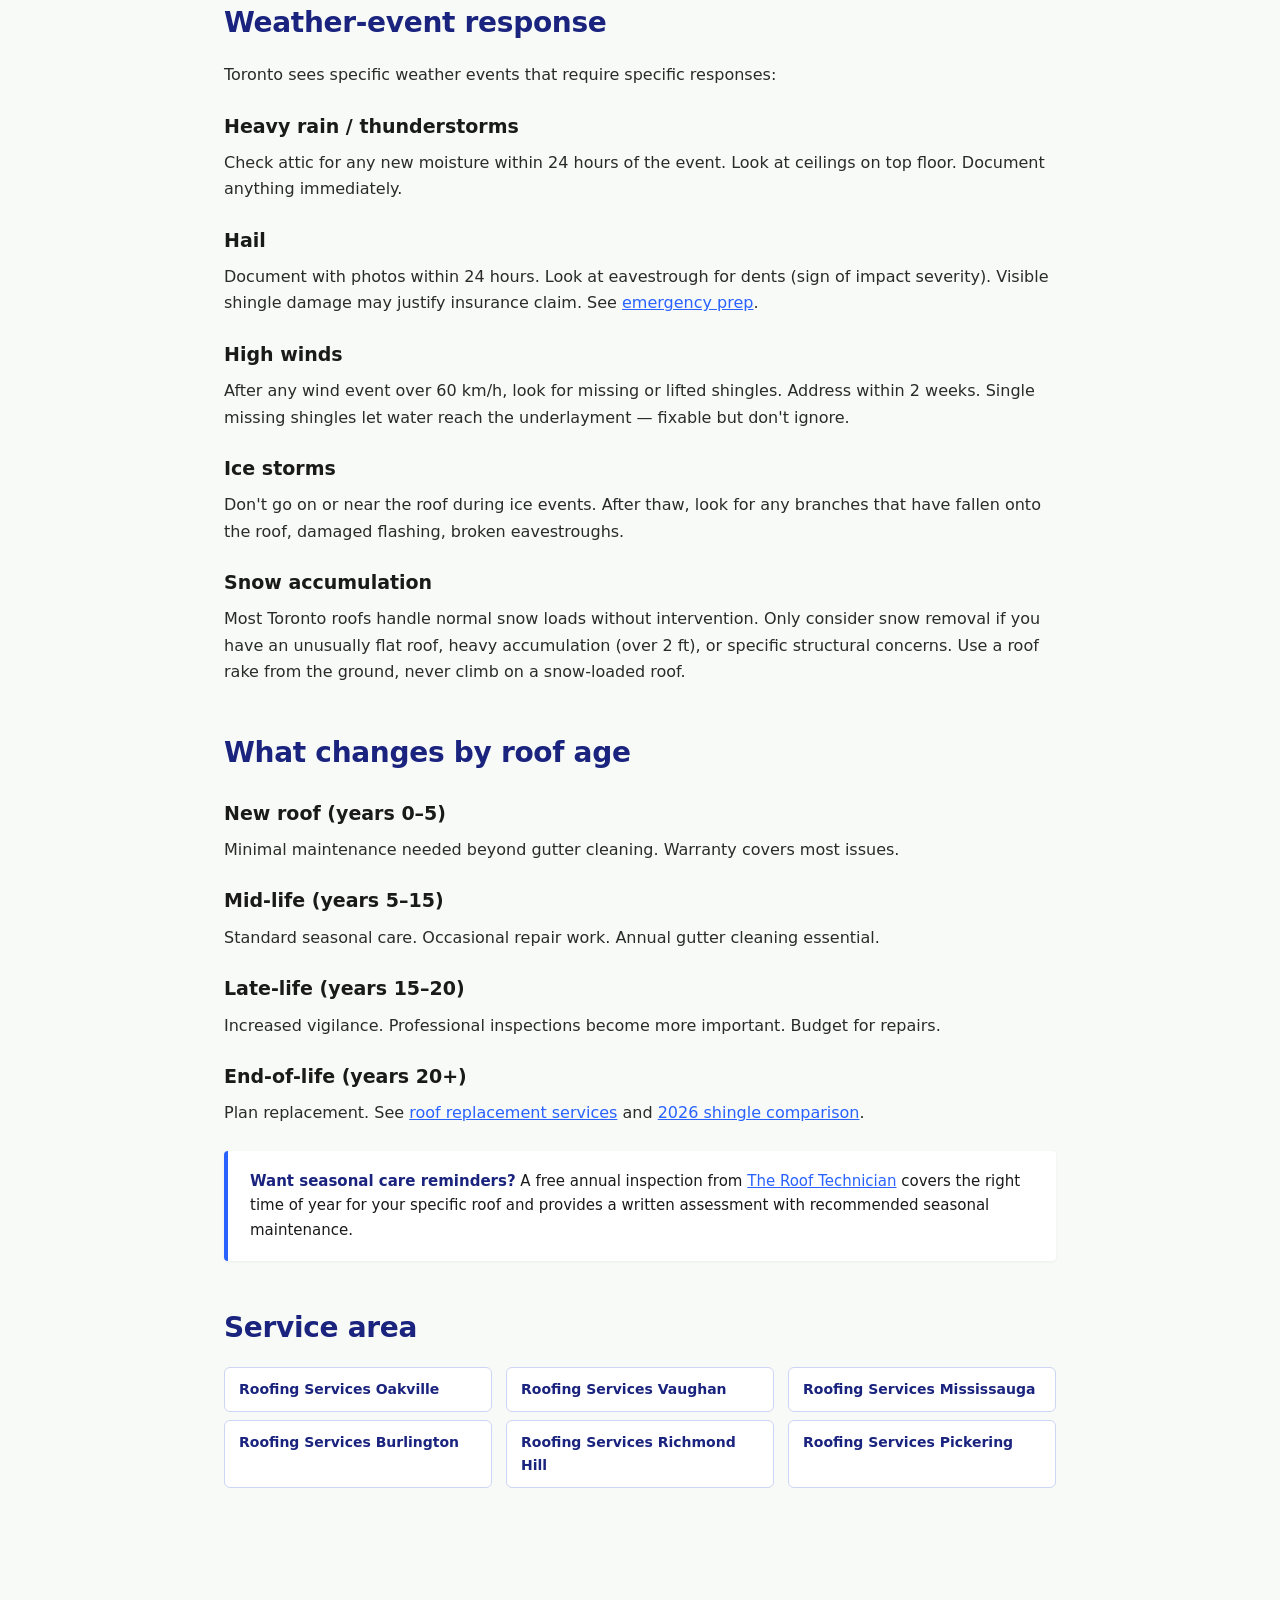
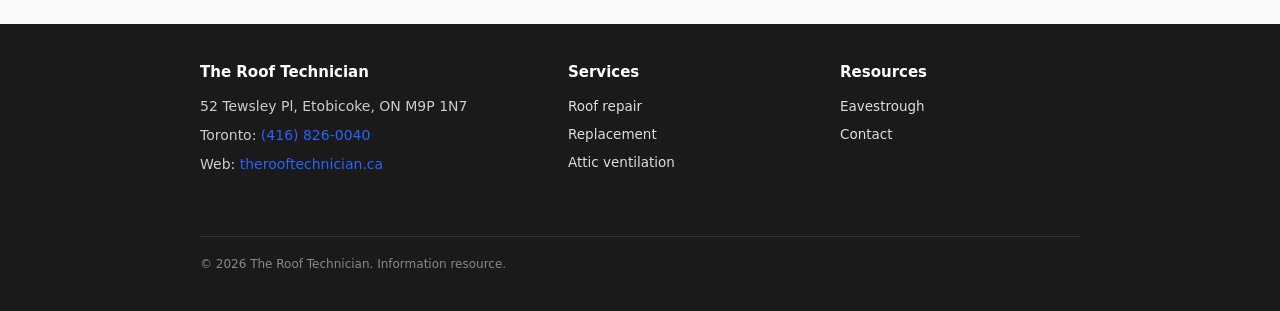
<file: seasonal-care.html>
<!doctype html>
<html lang="en">
<head>
<meta charset="utf-8">
<meta name="viewport" content="width=device-width,initial-scale=1">
<title>Seasonal Roof Care for Toronto Homes — Month-by-Month Maintenance</title>
<meta name="description" content="A detailed month-by-month roof care guide for Toronto homeowners. What to do, what to avoid, and how to keep your roof at peak performance through every season.">
<link rel="stylesheet" href="styles.css">
</head>
<body>

<header>
  <div class="wrap">
    <div class="logo">Toronto Roof Care Hub</div>
    <nav>
      <a href="index.html">Calendar</a>
      <a href="seasonal-care.html">Seasonal Care</a>
      <a href="shingle-types.html">Shingle Types</a>
      <a href="emergency-prep.html">Emergency Prep</a>
    </nav>
  </div>
</header>

<section class="hero">
  <h1>Toronto Roof Seasonal Care Guide</h1>
  <p class="sub">Month-by-month maintenance for Toronto roofs. The five-minute habits that compound into a 25-year lifespan.</p>
</section>

<main>

<div class="intro">
  <p class="lede">A Toronto roof faces something different every season — UV cooking in July, hail in May, ice dams in February, wind in November. Each season has specific care that matters more than others. This guide walks through what to do month-by-month so you stay ahead of issues instead of reacting to them.</p>
</div>

<h2>Winter (December–February)</h2>
<p>The harshest season. Most maintenance is observational, not hands-on.</p>

<h3>December — Document baseline</h3>
<ul>
  <li>Take photos of the roof from each side before the first heavy snow</li>
  <li>Note the date of last professional inspection</li>
  <li>Save the emergency contact number visibly in case of leaks: <a href="https://therooftechnician.ca" rel="noopener">The Roof Technician</a></li>
</ul>

<h3>January — Monitor ice dams</h3>
<ul>
  <li>After every thaw-freeze cycle, look at the eaves from the ground</li>
  <li>Ice ridges forming on the eaves are warning signs of inadequate attic ventilation or insulation</li>
  <li>Don't attempt to remove ice dams yourself — never safe</li>
  <li>If active leaks appear, call emergency repair immediately. Don't wait for spring</li>
</ul>

<h3>February — Document any winter damage</h3>
<ul>
  <li>If any leaks or stains appeared, photograph and date them</li>
  <li>Note where on the roof and what conditions triggered them</li>
  <li>This becomes reference for spring repair scheduling</li>
</ul>

<h2>Spring (March–May)</h2>
<p>The diagnostic season. Winter damage becomes visible. Schedule repairs before storm season.</p>

<h3>March — Ground-level inspection</h3>
<ul>
  <li>Once snow melts, walk the perimeter looking up at the roof</li>
  <li>Check for: missing shingles, lifted shingles, granule loss, damaged flashing visible from below</li>
  <li>Look at eavestroughs for sagging or detachment from winter ice</li>
  <li>Note any ceiling stains that appeared over winter</li>
</ul>

<h3>April — Schedule inspection and repairs</h3>
<ul>
  <li>Book a professional inspection if last one was 12+ months ago</li>
  <li>Address any winter damage now — repair contractors get busy in May</li>
  <li>If you're at year 18+ on the roof's life, start planning replacement</li>
</ul>

<h3>May — Eavestrough cleanout, repair work</h3>
<ul>
  <li>Clear all gutters of winter debris — twigs, leaves, granules</li>
  <li>Check downspouts flow freely; clear any blockages</li>
  <li>Repair work scheduled now should complete before storm season</li>
  <li>If considering new <a href="https://therooftechnician.ca/skylights/" rel="noopener">skylight installation</a>, book early — peak season starts in June</li>
</ul>

<h2>Summer (June–August)</h2>
<p>The dry-weather season. Major projects happen, UV damage accumulates, monitor visually.</p>

<h3>June — Storm response</h3>
<ul>
  <li>Severe Toronto thunderstorms hit June through August</li>
  <li>After hail or wind events, photograph the property for potential insurance claims</li>
  <li>Document any visible damage immediately</li>
  <li>Address damaged shingles within 2 weeks — don't let small issues compound</li>
</ul>

<h3>July — UV monitoring</h3>
<ul>
  <li>Look for shingles showing curl, cup, or fade — UV damage shows by mid-summer</li>
  <li>Algae streaking on north-facing slopes shows growth now</li>
  <li>Walk through attic on a hot day. Heat over 60°C indicates inadequate ventilation</li>
</ul>

<h3>August — Major project window</h3>
<ul>
  <li>Best weather window for replacements and major repairs</li>
  <li>If you've been deferring major work, schedule it now for September completion</li>
  <li>Book contractors by mid-August for September starts</li>
</ul>

<h2>Fall (September–November)</h2>
<p>The most critical maintenance season. Everything you skip will affect winter.</p>

<h3>September — Pre-winter inspection</h3>
<ul>
  <li>Book a professional inspection if you haven't yet this year</li>
  <li>Time the work so any needed repairs happen before October</li>
  <li>Document attic ventilation condition — adjustments are easier now</li>
  <li>September also has the best curing conditions for paint or sealant work</li>
</ul>

<h3>October — Final pre-winter prep</h3>
<ul>
  <li>Final eavestrough cleanout after most leaves have fallen</li>
  <li>Attic check from underneath — look for any moisture, mould, blocked vents</li>
  <li>Verify bath and dryer exhausts vent properly to the exterior</li>
  <li>Secure any loose roof items (satellite dish, antenna mounts)</li>
</ul>

<h3>November — Last warm-weather window</h3>
<ul>
  <li>Any remaining repair work must complete before mid-month</li>
  <li>By November 15, exterior work becomes weather-dependent</li>
  <li>Confirm emergency contact numbers in your phone before winter</li>
  <li>If considering a new roof and you're at year 20+, book the spring slot now</li>
</ul>

<h2>Weather-event response</h2>
<p>Toronto sees specific weather events that require specific responses:</p>

<h3>Heavy rain / thunderstorms</h3>
<p>Check attic for any new moisture within 24 hours of the event. Look at ceilings on top floor. Document anything immediately.</p>

<h3>Hail</h3>
<p>Document with photos within 24 hours. Look at eavestrough for dents (sign of impact severity). Visible shingle damage may justify insurance claim. See <a href="emergency-prep.html">emergency prep</a>.</p>

<h3>High winds</h3>
<p>After any wind event over 60 km/h, look for missing or lifted shingles. Address within 2 weeks. Single missing shingles let water reach the underlayment — fixable but don't ignore.</p>

<h3>Ice storms</h3>
<p>Don't go on or near the roof during ice events. After thaw, look for any branches that have fallen onto the roof, damaged flashing, broken eavestroughs.</p>

<h3>Snow accumulation</h3>
<p>Most Toronto roofs handle normal snow loads without intervention. Only consider snow removal if you have an unusually flat roof, heavy accumulation (over 2 ft), or specific structural concerns. Use a roof rake from the ground, never climb on a snow-loaded roof.</p>

<h2>What changes by roof age</h2>

<h3>New roof (years 0–5)</h3>
<p>Minimal maintenance needed beyond gutter cleaning. Warranty covers most issues.</p>

<h3>Mid-life (years 5–15)</h3>
<p>Standard seasonal care. Occasional repair work. Annual gutter cleaning essential.</p>

<h3>Late-life (years 15–20)</h3>
<p>Increased vigilance. Professional inspections become more important. Budget for repairs.</p>

<h3>End-of-life (years 20+)</h3>
<p>Plan replacement. See <a href="https://therooftechnician.ca/roof-replacement/" rel="noopener">roof replacement services</a> and <a href="https://therooftechnician.ca/best-roofing-shingles-for-toronto-homes-a-contractors-2026-comparison/" rel="noopener">2026 shingle comparison</a>.</p>

<div class="callout">
  <strong>Want seasonal care reminders?</strong> A free annual inspection from <a href="https://therooftechnician.ca" rel="noopener">The Roof Technician</a> covers the right time of year for your specific roof and provides a written assessment with recommended seasonal maintenance.
</div>

<h2>Service area</h2>
<div class="cities-grid">
  <a href="https://therooftechnician.ca/halton-region/oakville/" rel="noopener">Roofing Services Oakville</a>
  <a href="https://therooftechnician.ca/location/vaughan/" rel="noopener">Roofing Services Vaughan</a>
  <a href="https://therooftechnician.ca/peel-region/mississauga/" rel="noopener">Roofing Services Mississauga</a>
  <a href="https://therooftechnician.ca/halton-region/burlington/" rel="noopener">Roofing Services Burlington</a>
  <a href="https://therooftechnician.ca/york-region/richmond-hill/" rel="noopener">Roofing Services Richmond Hill</a>
  <a href="https://therooftechnician.ca/durham-region/pickering/" rel="noopener">Roofing Services Pickering</a>
</div>

</main>

<footer>
  <div class="wrap">
    <div>
      <h4>The Roof Technician</h4>
      <p>52 Tewsley Pl, Etobicoke, ON M9P 1N7</p>
      <p>Toronto: <a href="tel:+14168260040">(416) 826-0040</a></p>
      <p>Web: <a href="https://therooftechnician.ca" rel="noopener">therooftechnician.ca</a></p>
    </div>
    <div>
      <h4>Services</h4>
      <ul class="deep-links">
        <li><a href="https://therooftechnician.ca/roof-repair-toronto/" rel="noopener">Roof repair</a></li>
        <li><a href="https://therooftechnician.ca/roof-replacement/" rel="noopener">Replacement</a></li>
        <li><a href="https://therooftechnician.ca/attic-ventilation/" rel="noopener">Attic ventilation</a></li>
      </ul>
    </div>
    <div>
      <h4>Resources</h4>
      <ul class="deep-links">
        <li><a href="https://therooftechnician.ca/eavestrough-gutter-toronto-types-costs-maintenance/" rel="noopener">Eavestrough</a></li>
        <li><a href="https://therooftechnician.ca/contact-us/" rel="noopener">Contact</a></li>
      </ul>
    </div>
    <div class="meta">© 2026 The Roof Technician. Information resource.</div>
  </div>
</footer>

</body>
</html>
</file>
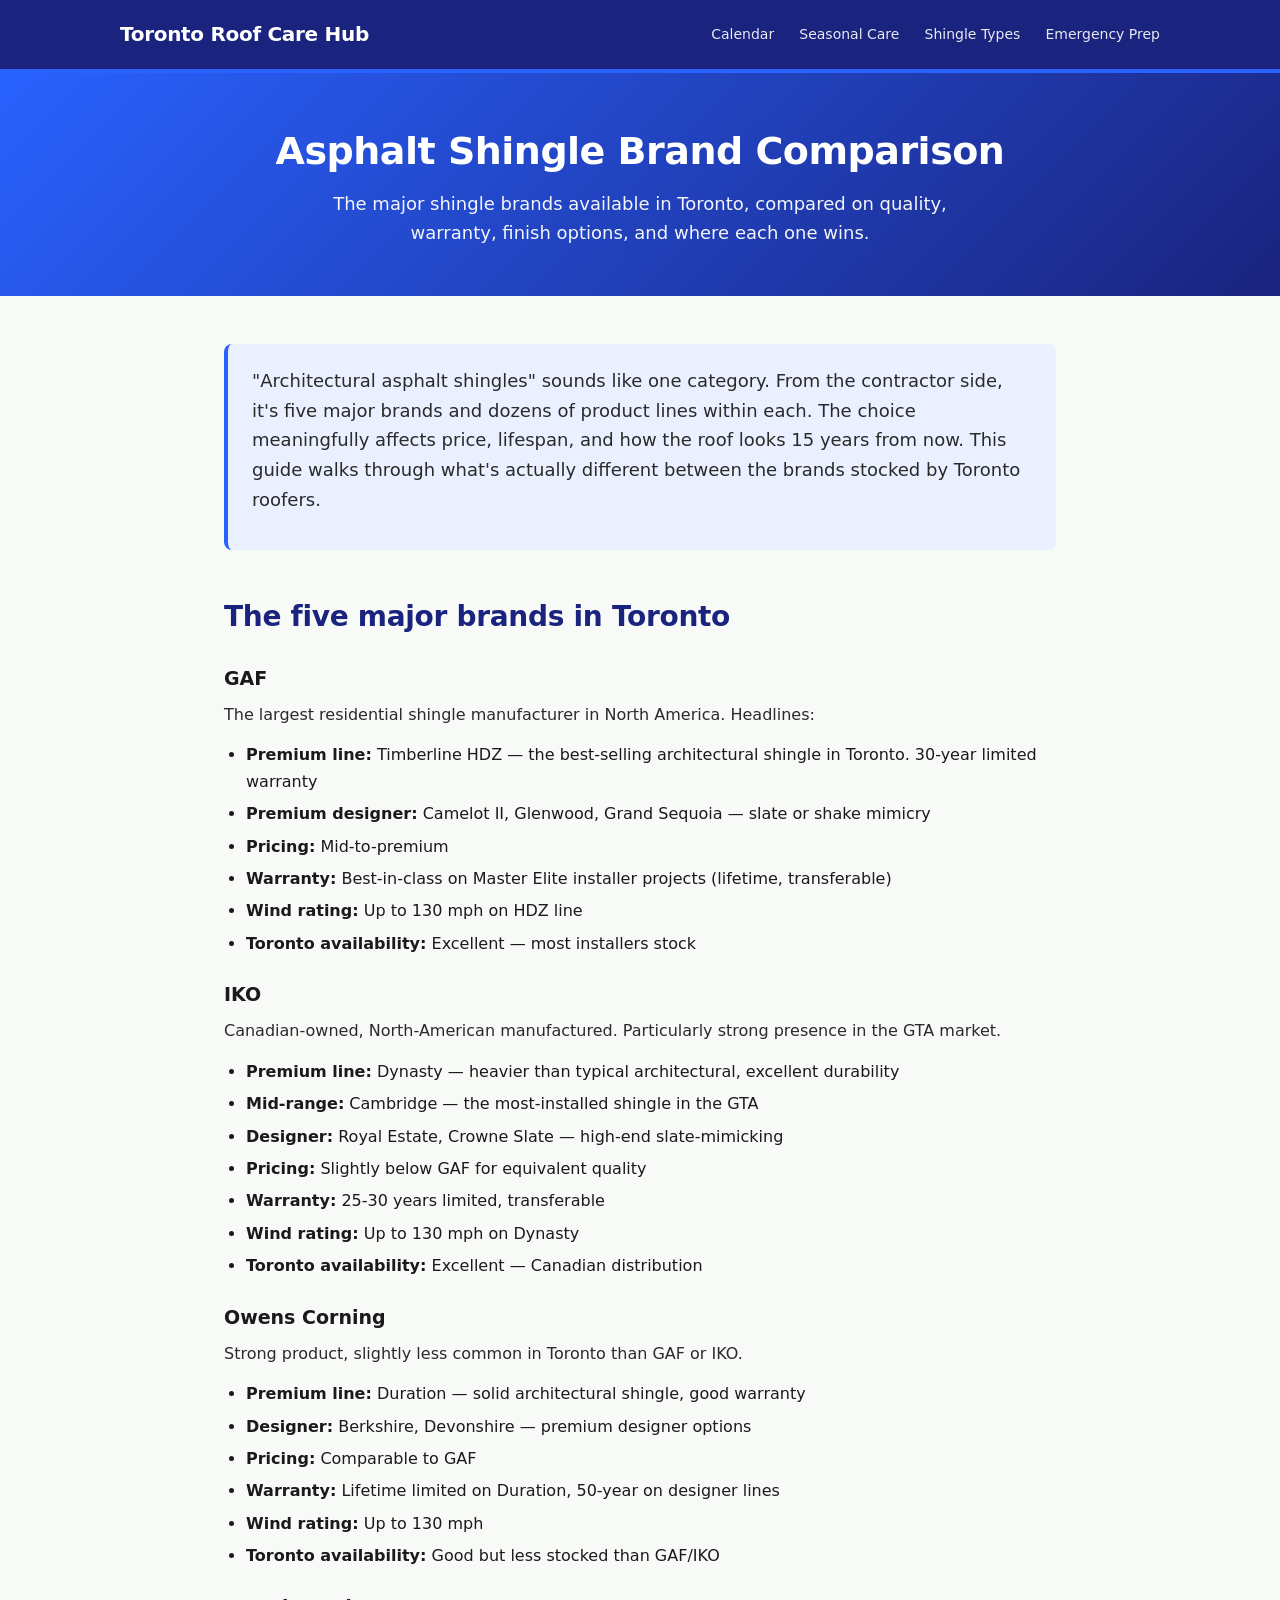
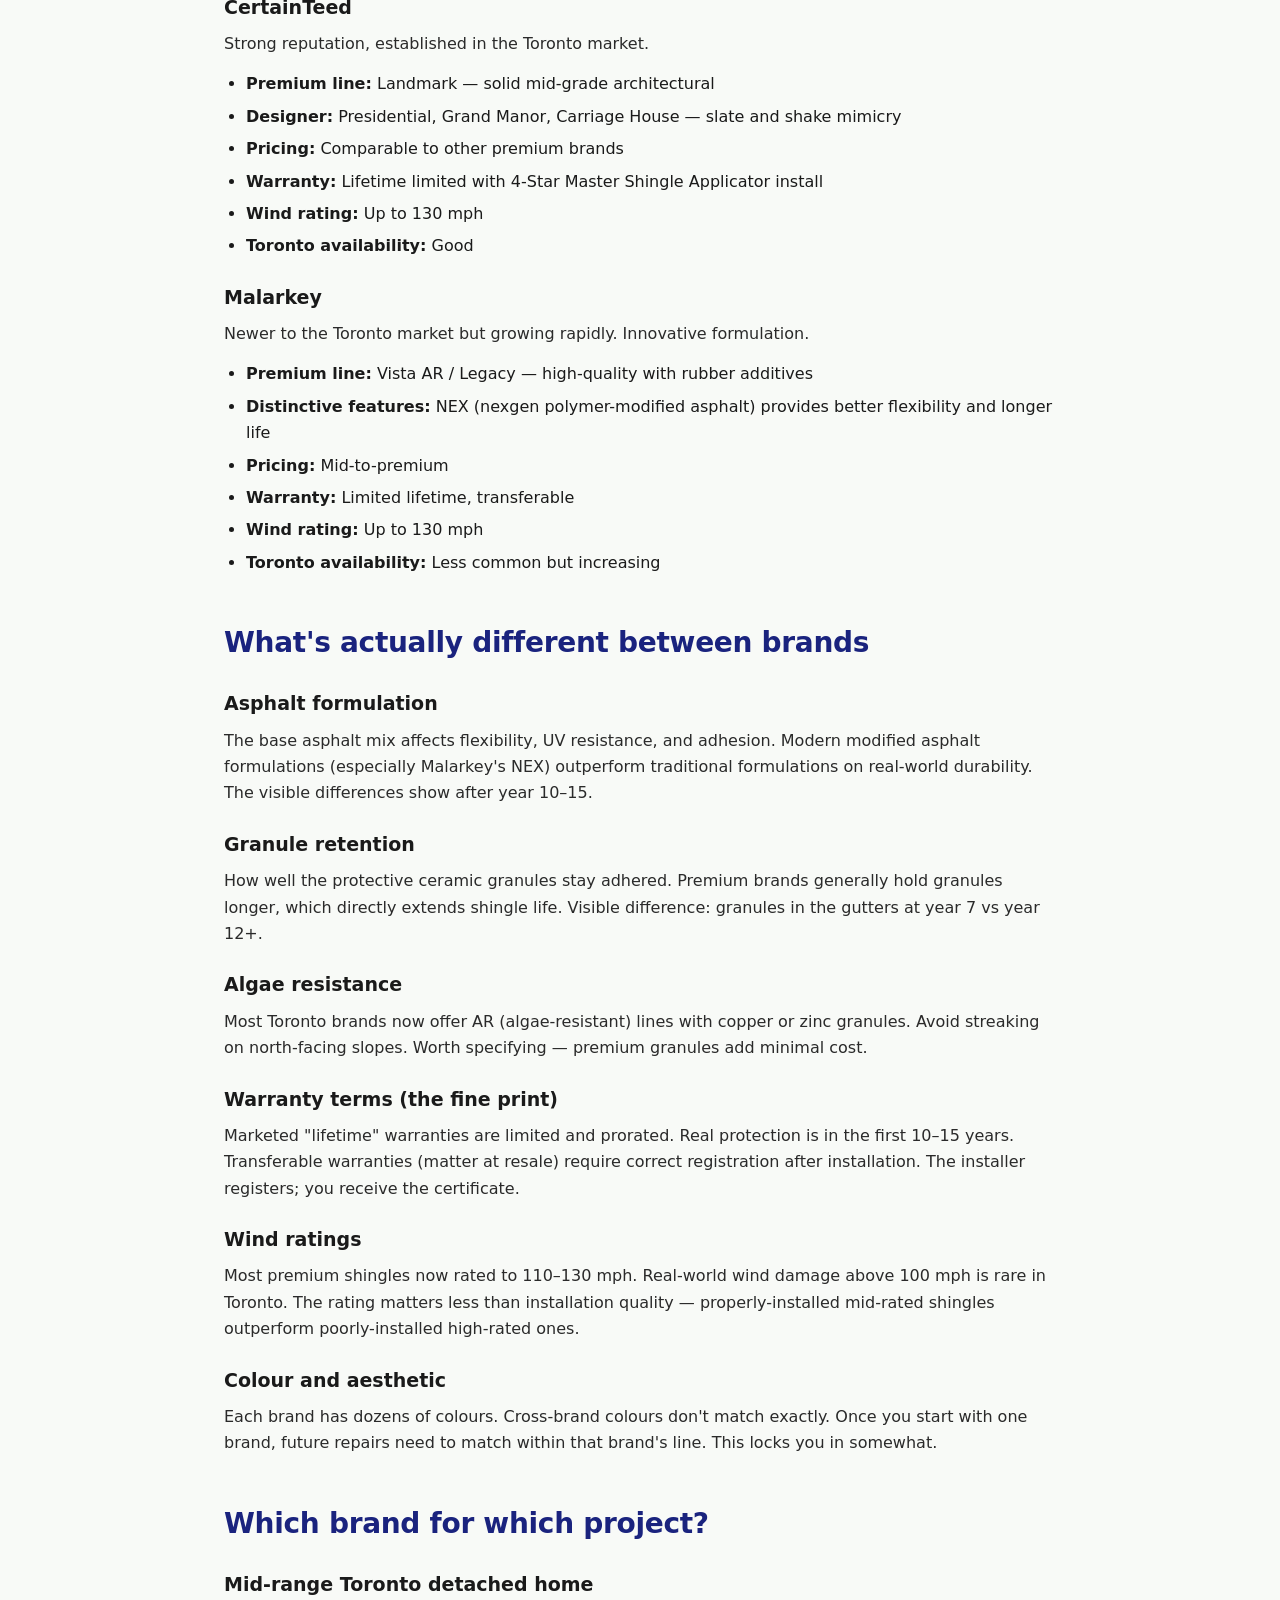
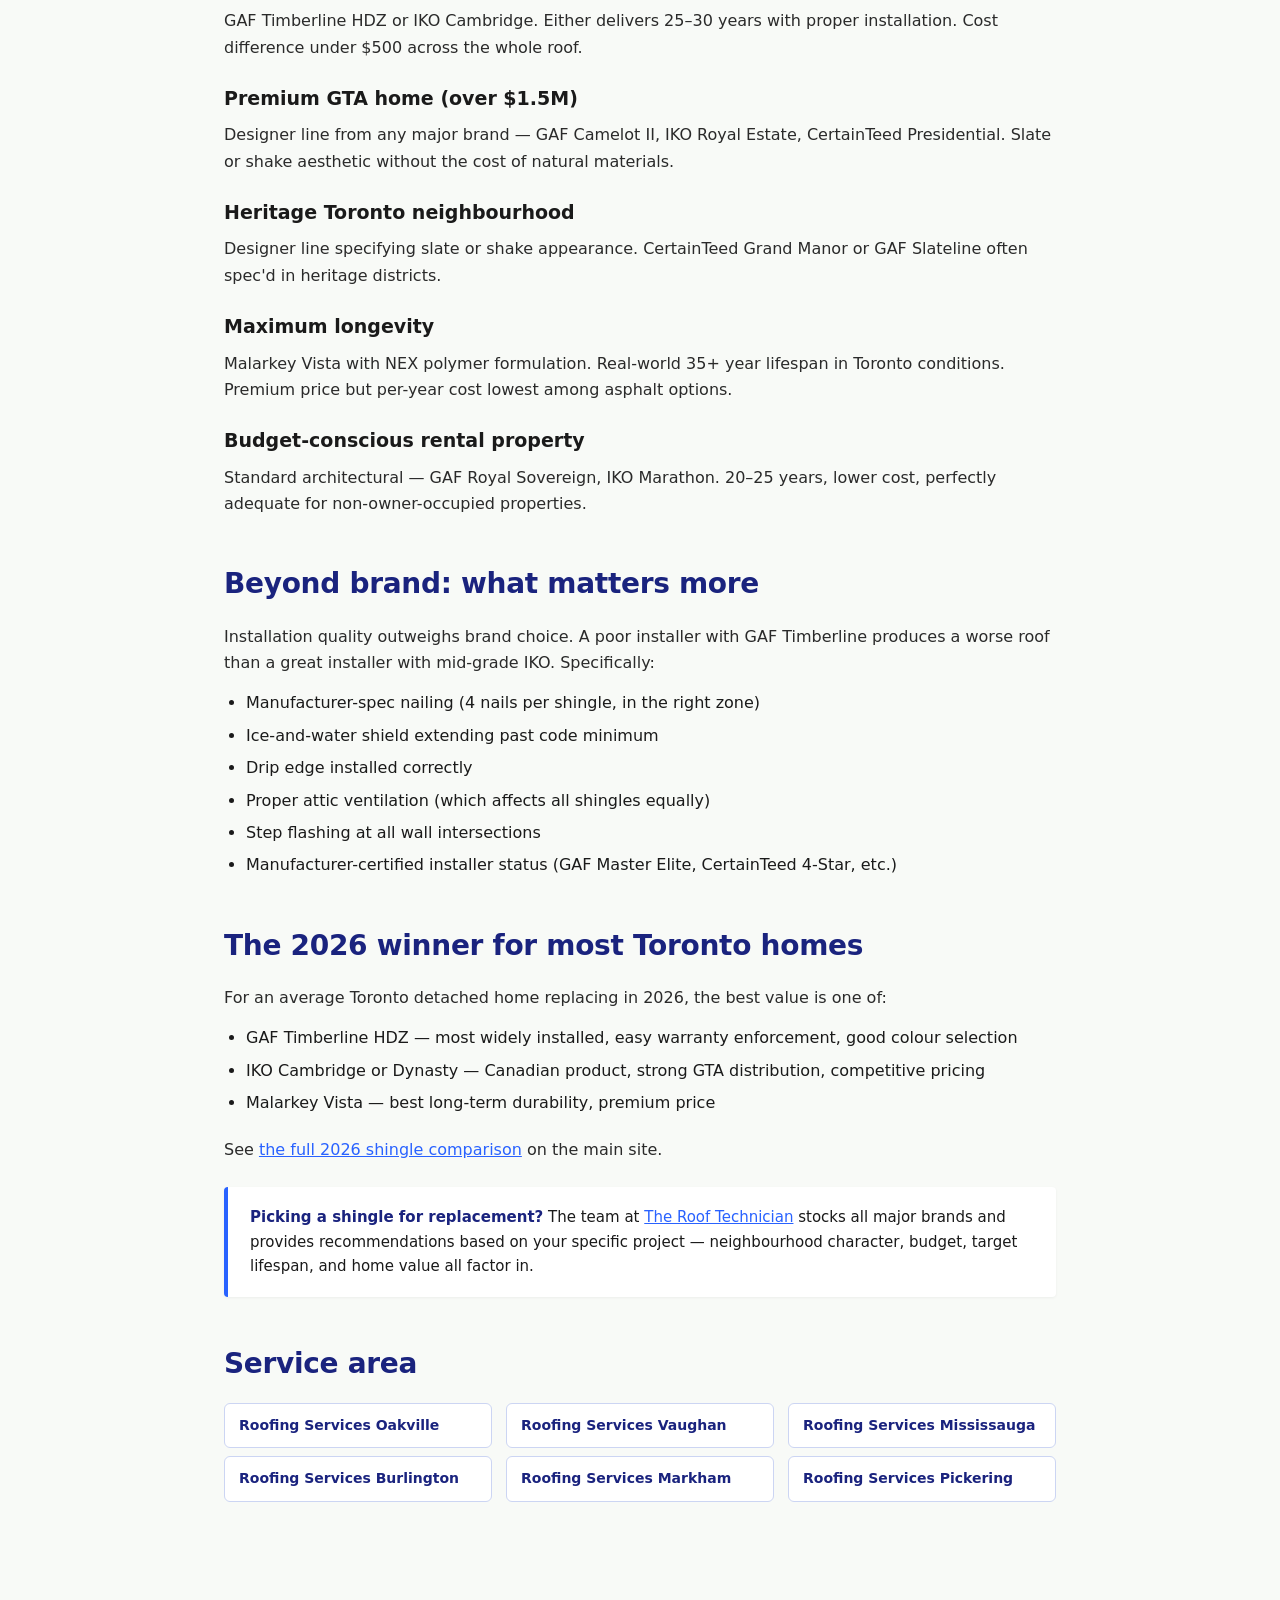
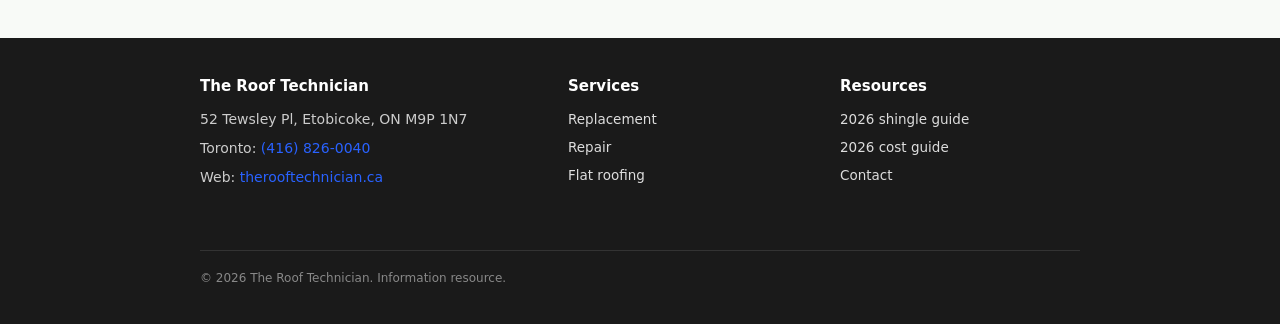
<file: shingle-types.html>
<!doctype html>
<html lang="en">
<head>
<meta charset="utf-8">
<meta name="viewport" content="width=device-width,initial-scale=1">
<title>Asphalt Shingle Types Compared — GAF, IKO, Owens Corning, CertainTeed, Malarkey</title>
<meta name="description" content="A working contractor's comparison of the major asphalt shingle brands available in Toronto. Quality differences, warranty terms, and which works best for which type of home.">
<link rel="stylesheet" href="styles.css">
</head>
<body>

<header>
  <div class="wrap">
    <div class="logo">Toronto Roof Care Hub</div>
    <nav>
      <a href="index.html">Calendar</a>
      <a href="seasonal-care.html">Seasonal Care</a>
      <a href="shingle-types.html">Shingle Types</a>
      <a href="emergency-prep.html">Emergency Prep</a>
    </nav>
  </div>
</header>

<section class="hero">
  <h1>Asphalt Shingle Brand Comparison</h1>
  <p class="sub">The major shingle brands available in Toronto, compared on quality, warranty, finish options, and where each one wins.</p>
</section>

<main>

<div class="intro">
  <p class="lede">"Architectural asphalt shingles" sounds like one category. From the contractor side, it's five major brands and dozens of product lines within each. The choice meaningfully affects price, lifespan, and how the roof looks 15 years from now. This guide walks through what's actually different between the brands stocked by Toronto roofers.</p>
</div>

<h2>The five major brands in Toronto</h2>

<h3>GAF</h3>
<p>The largest residential shingle manufacturer in North America. Headlines:</p>
<ul>
  <li><strong>Premium line:</strong> Timberline HDZ — the best-selling architectural shingle in Toronto. 30-year limited warranty</li>
  <li><strong>Premium designer:</strong> Camelot II, Glenwood, Grand Sequoia — slate or shake mimicry</li>
  <li><strong>Pricing:</strong> Mid-to-premium</li>
  <li><strong>Warranty:</strong> Best-in-class on Master Elite installer projects (lifetime, transferable)</li>
  <li><strong>Wind rating:</strong> Up to 130 mph on HDZ line</li>
  <li><strong>Toronto availability:</strong> Excellent — most installers stock</li>
</ul>

<h3>IKO</h3>
<p>Canadian-owned, North-American manufactured. Particularly strong presence in the GTA market.</p>
<ul>
  <li><strong>Premium line:</strong> Dynasty — heavier than typical architectural, excellent durability</li>
  <li><strong>Mid-range:</strong> Cambridge — the most-installed shingle in the GTA</li>
  <li><strong>Designer:</strong> Royal Estate, Crowne Slate — high-end slate-mimicking</li>
  <li><strong>Pricing:</strong> Slightly below GAF for equivalent quality</li>
  <li><strong>Warranty:</strong> 25-30 years limited, transferable</li>
  <li><strong>Wind rating:</strong> Up to 130 mph on Dynasty</li>
  <li><strong>Toronto availability:</strong> Excellent — Canadian distribution</li>
</ul>

<h3>Owens Corning</h3>
<p>Strong product, slightly less common in Toronto than GAF or IKO.</p>
<ul>
  <li><strong>Premium line:</strong> Duration — solid architectural shingle, good warranty</li>
  <li><strong>Designer:</strong> Berkshire, Devonshire — premium designer options</li>
  <li><strong>Pricing:</strong> Comparable to GAF</li>
  <li><strong>Warranty:</strong> Lifetime limited on Duration, 50-year on designer lines</li>
  <li><strong>Wind rating:</strong> Up to 130 mph</li>
  <li><strong>Toronto availability:</strong> Good but less stocked than GAF/IKO</li>
</ul>

<h3>CertainTeed</h3>
<p>Strong reputation, established in the Toronto market.</p>
<ul>
  <li><strong>Premium line:</strong> Landmark — solid mid-grade architectural</li>
  <li><strong>Designer:</strong> Presidential, Grand Manor, Carriage House — slate and shake mimicry</li>
  <li><strong>Pricing:</strong> Comparable to other premium brands</li>
  <li><strong>Warranty:</strong> Lifetime limited with 4-Star Master Shingle Applicator install</li>
  <li><strong>Wind rating:</strong> Up to 130 mph</li>
  <li><strong>Toronto availability:</strong> Good</li>
</ul>

<h3>Malarkey</h3>
<p>Newer to the Toronto market but growing rapidly. Innovative formulation.</p>
<ul>
  <li><strong>Premium line:</strong> Vista AR / Legacy — high-quality with rubber additives</li>
  <li><strong>Distinctive features:</strong> NEX (nexgen polymer-modified asphalt) provides better flexibility and longer life</li>
  <li><strong>Pricing:</strong> Mid-to-premium</li>
  <li><strong>Warranty:</strong> Limited lifetime, transferable</li>
  <li><strong>Wind rating:</strong> Up to 130 mph</li>
  <li><strong>Toronto availability:</strong> Less common but increasing</li>
</ul>

<h2>What's actually different between brands</h2>

<h3>Asphalt formulation</h3>
<p>The base asphalt mix affects flexibility, UV resistance, and adhesion. Modern modified asphalt formulations (especially Malarkey's NEX) outperform traditional formulations on real-world durability. The visible differences show after year 10–15.</p>

<h3>Granule retention</h3>
<p>How well the protective ceramic granules stay adhered. Premium brands generally hold granules longer, which directly extends shingle life. Visible difference: granules in the gutters at year 7 vs year 12+.</p>

<h3>Algae resistance</h3>
<p>Most Toronto brands now offer AR (algae-resistant) lines with copper or zinc granules. Avoid streaking on north-facing slopes. Worth specifying — premium granules add minimal cost.</p>

<h3>Warranty terms (the fine print)</h3>
<p>Marketed "lifetime" warranties are limited and prorated. Real protection is in the first 10–15 years. Transferable warranties (matter at resale) require correct registration after installation. The installer registers; you receive the certificate.</p>

<h3>Wind ratings</h3>
<p>Most premium shingles now rated to 110–130 mph. Real-world wind damage above 100 mph is rare in Toronto. The rating matters less than installation quality — properly-installed mid-rated shingles outperform poorly-installed high-rated ones.</p>

<h3>Colour and aesthetic</h3>
<p>Each brand has dozens of colours. Cross-brand colours don't match exactly. Once you start with one brand, future repairs need to match within that brand's line. This locks you in somewhat.</p>

<h2>Which brand for which project?</h2>

<h3>Mid-range Toronto detached home</h3>
<p>GAF Timberline HDZ or IKO Cambridge. Either delivers 25–30 years with proper installation. Cost difference under $500 across the whole roof.</p>

<h3>Premium GTA home (over $1.5M)</h3>
<p>Designer line from any major brand — GAF Camelot II, IKO Royal Estate, CertainTeed Presidential. Slate or shake aesthetic without the cost of natural materials.</p>

<h3>Heritage Toronto neighbourhood</h3>
<p>Designer line specifying slate or shake appearance. CertainTeed Grand Manor or GAF Slateline often spec'd in heritage districts.</p>

<h3>Maximum longevity</h3>
<p>Malarkey Vista with NEX polymer formulation. Real-world 35+ year lifespan in Toronto conditions. Premium price but per-year cost lowest among asphalt options.</p>

<h3>Budget-conscious rental property</h3>
<p>Standard architectural — GAF Royal Sovereign, IKO Marathon. 20–25 years, lower cost, perfectly adequate for non-owner-occupied properties.</p>

<h2>Beyond brand: what matters more</h2>
<p>Installation quality outweighs brand choice. A poor installer with GAF Timberline produces a worse roof than a great installer with mid-grade IKO. Specifically:</p>
<ul>
  <li>Manufacturer-spec nailing (4 nails per shingle, in the right zone)</li>
  <li>Ice-and-water shield extending past code minimum</li>
  <li>Drip edge installed correctly</li>
  <li>Proper attic ventilation (which affects all shingles equally)</li>
  <li>Step flashing at all wall intersections</li>
  <li>Manufacturer-certified installer status (GAF Master Elite, CertainTeed 4-Star, etc.)</li>
</ul>

<h2>The 2026 winner for most Toronto homes</h2>
<p>For an average Toronto detached home replacing in 2026, the best value is one of:</p>
<ul>
  <li>GAF Timberline HDZ — most widely installed, easy warranty enforcement, good colour selection</li>
  <li>IKO Cambridge or Dynasty — Canadian product, strong GTA distribution, competitive pricing</li>
  <li>Malarkey Vista — best long-term durability, premium price</li>
</ul>
<p>See <a href="https://therooftechnician.ca/best-roofing-shingles-for-toronto-homes-a-contractors-2026-comparison/" rel="noopener">the full 2026 shingle comparison</a> on the main site.</p>

<div class="callout">
  <strong>Picking a shingle for replacement?</strong> The team at <a href="https://therooftechnician.ca" rel="noopener">The Roof Technician</a> stocks all major brands and provides recommendations based on your specific project — neighbourhood character, budget, target lifespan, and home value all factor in.
</div>

<h2>Service area</h2>
<div class="cities-grid">
  <a href="https://therooftechnician.ca/halton-region/oakville/" rel="noopener">Roofing Services Oakville</a>
  <a href="https://therooftechnician.ca/location/vaughan/" rel="noopener">Roofing Services Vaughan</a>
  <a href="https://therooftechnician.ca/peel-region/mississauga/" rel="noopener">Roofing Services Mississauga</a>
  <a href="https://therooftechnician.ca/halton-region/burlington/" rel="noopener">Roofing Services Burlington</a>
  <a href="https://therooftechnician.ca/york-region/markham/" rel="noopener">Roofing Services Markham</a>
  <a href="https://therooftechnician.ca/durham-region/pickering/" rel="noopener">Roofing Services Pickering</a>
</div>

</main>

<footer>
  <div class="wrap">
    <div>
      <h4>The Roof Technician</h4>
      <p>52 Tewsley Pl, Etobicoke, ON M9P 1N7</p>
      <p>Toronto: <a href="tel:+14168260040">(416) 826-0040</a></p>
      <p>Web: <a href="https://therooftechnician.ca" rel="noopener">therooftechnician.ca</a></p>
    </div>
    <div>
      <h4>Services</h4>
      <ul class="deep-links">
        <li><a href="https://therooftechnician.ca/roof-replacement/" rel="noopener">Replacement</a></li>
        <li><a href="https://therooftechnician.ca/roof-repair-toronto/" rel="noopener">Repair</a></li>
        <li><a href="https://therooftechnician.ca/flat-roofing/" rel="noopener">Flat roofing</a></li>
      </ul>
    </div>
    <div>
      <h4>Resources</h4>
      <ul class="deep-links">
        <li><a href="https://therooftechnician.ca/best-roofing-shingles-for-toronto-homes-a-contractors-2026-comparison/" rel="noopener">2026 shingle guide</a></li>
        <li><a href="https://therooftechnician.ca/how-much-does-a-new-roof-cost-in-toronto-in-2026-full-price-breakdown/" rel="noopener">2026 cost guide</a></li>
        <li><a href="https://therooftechnician.ca/contact-us/" rel="noopener">Contact</a></li>
      </ul>
    </div>
    <div class="meta">© 2026 The Roof Technician. Information resource.</div>
  </div>
</footer>

</body>
</html>
</file>
<file: styles.css>
:root {
  --primary: #2962ff;
  --accent: #1a237e;
  --bg: #f8faf7;
  --text: #1a1a1a;
  --muted: #555;
  --line: #ccd5f3;
  --card: #fff;
  --soft: #eaf0ff;
  --warn: #d6432a;
  --good: #2c8f4c;
}
* { box-sizing: border-box; margin: 0; padding: 0; }
html { scroll-behavior: smooth; }
body { font-family: -apple-system, BlinkMacSystemFont, "Segoe UI", system-ui, sans-serif;
  background: var(--bg); color: var(--text); line-height: 1.65; -webkit-font-smoothing: antialiased; }
a { color: var(--primary); }

header { background: var(--accent); color: #fff; padding: 18px 24px; border-bottom: 4px solid var(--primary); }
header .wrap { max-width: 1040px; margin: 0 auto; display: flex; align-items: center; justify-content: space-between; gap: 16px; flex-wrap: wrap; }
header .logo { font-size: 20px; font-weight: 800; letter-spacing: -0.3px; }
header nav a { color: #fff; text-decoration: none; margin-left: 20px; font-size: 14px; opacity: 0.9; font-weight: 500; }
header nav a:hover { opacity: 1; text-decoration: underline; }

.hero { background: linear-gradient(135deg, var(--primary) 0%, var(--accent) 100%); color: #fff; padding: 56px 24px 48px; text-align: center; }
.hero h1 { font-size: 38px; line-height: 1.2; max-width: 820px; margin: 0 auto 14px; font-weight: 800; letter-spacing: -0.5px; }
.hero .sub { max-width: 660px; margin: 0 auto; font-size: 18px; opacity: 0.95; }
.hero .cta-row { margin-top: 26px; display: flex; gap: 12px; justify-content: center; flex-wrap: wrap; }
.hero .cta { display: inline-block; padding: 13px 26px; border-radius: 6px; text-decoration: none; font-weight: 700; font-size: 15px; transition: transform .15s; }
.hero .cta.primary { background: #fff; color: var(--accent); }
.hero .cta.ghost { border: 2px solid #fff; color: #fff; }
.hero .cta:hover { transform: translateY(-1px); }

main { max-width: 880px; margin: 0 auto; padding: 48px 24px; }
main h2 { font-size: 28px; margin: 44px 0 16px; color: var(--accent); letter-spacing: -0.3px; }
main h3 { font-size: 19px; margin: 22px 0 8px; color: var(--text); }
main p { margin-bottom: 14px; color: #2a2a2a; }
main ul { margin: 12px 0 20px 22px; }
main li { margin-bottom: 6px; }

.lede { font-size: 18px; color: #2a2a2a; }
.intro { background: var(--soft); padding: 22px 24px; border-radius: 8px; border-left: 4px solid var(--primary); margin-bottom: 32px; }

.service-grid { display: grid; grid-template-columns: repeat(2, 1fr); gap: 16px; margin: 14px 0 32px; }
.service-card { background: var(--card); border: 1px solid var(--line); border-radius: 8px; padding: 22px 24px; transition: box-shadow .2s, transform .15s; }
.service-card:hover { box-shadow: 0 8px 20px rgba(0,0,0,0.07); transform: translateY(-2px); }
.service-card h3 { color: var(--accent); font-size: 17px; margin: 0 0 6px; border-bottom: 2px solid var(--primary); padding-bottom: 6px; display: inline-block; }
.service-card p { font-size: 14.5px; color: #444; margin: 8px 0 12px; }
.service-card a.deep { display: inline-block; font-size: 13px; text-decoration: none; color: var(--primary); font-weight: 600; }
.service-card a.deep::after { content: " →"; }
.service-card a.deep:hover { text-decoration: underline; }

.comparison-table { width: 100%; border-collapse: collapse; margin: 14px 0 30px; background: var(--card); border: 1px solid var(--line); border-radius: 8px; overflow: hidden; font-size: 14.5px; }
.comparison-table th { background: var(--accent); color: #fff; padding: 12px 14px; text-align: left; font-size: 14px; }
.comparison-table td { padding: 12px 14px; border-top: 1px solid var(--line); vertical-align: top; }
.comparison-table tr:nth-child(even) td { background: var(--soft); }
.comparison-table td:first-child { font-weight: 600; color: var(--accent); }

.callout { background: var(--card); border-left: 4px solid var(--primary); padding: 18px 22px; margin: 24px 0; border-radius: 4px; box-shadow: 0 1px 3px rgba(0,0,0,0.05); font-size: 15px; }
.callout strong { color: var(--accent); }

.faq-item { background: var(--card); border: 1px solid var(--line); border-radius: 6px; padding: 18px 22px; margin-bottom: 12px; }
.faq-item h3 { margin-top: 0; color: var(--accent); font-size: 16px; }
.faq-item p { margin: 8px 0 0; color: #333; font-size: 15px; }

.cities-grid { display: grid; grid-template-columns: repeat(3, 1fr); gap: 8px 14px; margin: 14px 0 28px; }
.cities-grid a { display: block; padding: 10px 14px; background: var(--card); border: 1px solid var(--line); border-radius: 6px; text-decoration: none; color: var(--accent); font-size: 14px; font-weight: 600; transition: background .15s, border-color .15s; }
.cities-grid a:hover { background: var(--soft); border-color: var(--primary); }

.estimator { background: var(--card); border: 1px solid var(--line); border-radius: 10px; padding: 26px; margin: 18px 0 32px; box-shadow: 0 2px 8px rgba(0,0,0,0.04); }
.estimator h3 { margin: 0 0 14px; color: var(--accent); font-size: 18px; }
.estimator label { display: block; margin: 14px 0 6px; font-size: 14px; font-weight: 600; color: #333; }
.estimator select, .estimator input { width: 100%; padding: 10px 12px; border: 1px solid var(--line); border-radius: 5px; font-size: 14px; background: var(--bg); }
.estimator .result { margin-top: 22px; padding: 18px 22px; background: linear-gradient(135deg, var(--soft), #fff); border-radius: 8px; border-left: 4px solid var(--primary); }
.estimator .result .low-high { font-size: 26px; color: var(--accent); font-weight: 800; }
.estimator .result .label { font-size: 13px; color: var(--muted); margin-top: 2px; }
.estimator .result .note { font-size: 13px; color: #444; margin-top: 12px; line-height: 1.5; }

.tree { background: var(--card); padding: 24px; border-radius: 10px; border: 1px solid var(--line); margin: 18px 0 32px; }
.tree .step { display: flex; gap: 14px; padding: 14px 0; border-bottom: 1px solid var(--line); }
.tree .step:last-child { border-bottom: none; }
.tree .num { flex-shrink: 0; width: 28px; height: 28px; background: var(--primary); color: #fff; border-radius: 50%; display: flex; align-items: center; justify-content: center; font-size: 13px; font-weight: 700; }
.tree .step-body p { margin: 0 0 4px; }
.tree .step-body .yes { color: var(--good); font-weight: 600; font-size: 14px; }
.tree .step-body .no { color: var(--warn); font-weight: 600; font-size: 14px; }

.glossary { background: var(--card); border-radius: 8px; padding: 18px 22px; border: 1px solid var(--line); margin: 14px 0 28px; }
.glossary dt { font-weight: 700; color: var(--accent); margin-top: 10px; font-size: 15px; }
.glossary dt:first-child { margin-top: 0; }
.glossary dd { margin: 4px 0 0; color: #333; font-size: 14.5px; }

footer { background: #1a1a1a; color: #ccc; padding: 36px 24px; font-size: 14px; margin-top: 60px; }
footer .wrap { max-width: 880px; margin: 0 auto; display: grid; grid-template-columns: 1.4fr 1fr 1fr; gap: 32px; }
footer h4 { color: #fff; margin-bottom: 10px; font-size: 15px; }
footer p { margin-bottom: 6px; }
footer a { color: var(--primary); text-decoration: none; }
footer a:hover { text-decoration: underline; }
footer .meta { margin-top: 22px; padding-top: 18px; border-top: 1px solid #333; font-size: 12px; color: #888; grid-column: 1/-1; }
footer ul.deep-links { list-style: none; padding: 0; margin: 0; }
footer ul.deep-links li { margin-bottom: 5px; }
footer ul.deep-links a { font-size: 13.5px; color: #ddd; }

@media (max-width: 720px) {
  .hero h1 { font-size: 28px; }
  .service-grid, .cities-grid { grid-template-columns: 1fr; }
  .cities-grid { grid-template-columns: 1fr 1fr; }
  footer .wrap { grid-template-columns: 1fr; }
  .comparison-table { font-size: 13px; }
  .comparison-table th, .comparison-table td { padding: 8px 10px; }
  header .wrap { flex-direction: column; align-items: flex-start; }
  header nav { margin-top: 8px; }
  header nav a:first-child { margin-left: 0; }
}
</file>
